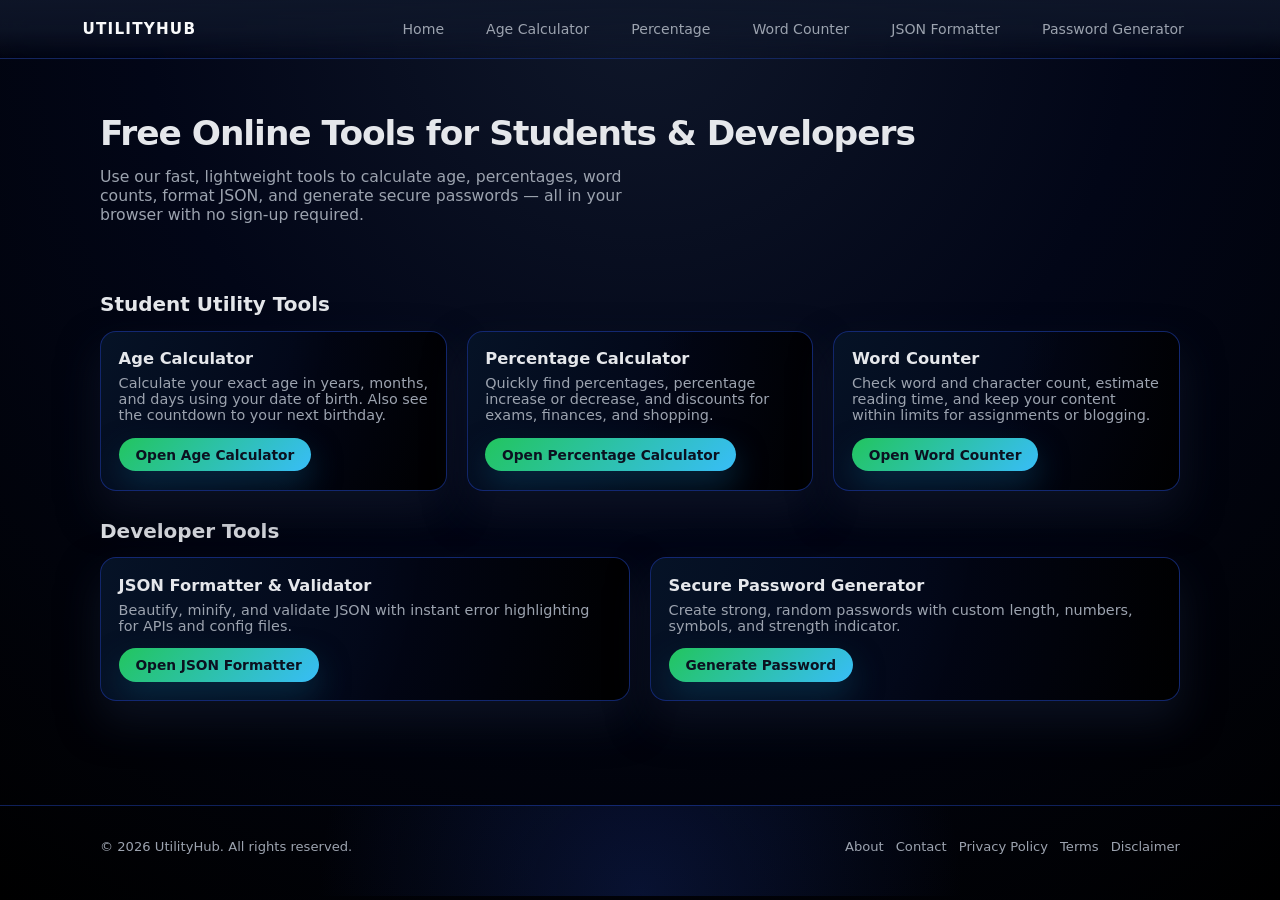
<file: index.html>
<!DOCTYPE html>
<html lang="en">
  <head>
    <meta charset="UTF-8" />
    <meta name="viewport" content="width=device-width, initial-scale=1" />
    <title>Free Online Tools for Students & Developers</title>
    <meta
      name="description"
      content="Free online calculators and developer utilities including age calculator, percentage calculator, word counter, JSON formatter, and secure password generator."
    />
    <link rel="stylesheet" href="assets/css/style.css" />
  </head>
  <body>
    <header class="site-header">
      <div class="container header-inner">
        <a href="/" class="logo">UtilityHub</a>
        <nav class="main-nav">
          <a href="/">Home</a>
          <a href="/free-age-calculator-by-date-of-birth/">Age Calculator</a>
          <a href="/percentage-calculator-online/">Percentage</a>
          <a href="/free-word-counter-tool/">Word Counter</a>
          <a href="/json-formatter-online/">JSON Formatter</a>
          <a href="/secure-password-generator/">Password Generator</a>
        </nav>
      </div>
    </header>

    <main class="site-main">
      <section class="hero">
        <div class="container hero-inner">
          <div class="hero-text">
            <h1>Free Online Tools for Students &amp; Developers</h1>
            <p>
              Use our fast, lightweight tools to calculate age, percentages, word
              counts, format JSON, and generate secure passwords — all in your
              browser with no sign-up required.
            </p>
          </div>
        </div>
      </section>

      <section class="tools-grid-section">
        <div class="container">
          <h2>Student Utility Tools</h2>
          <div class="card-grid">
            <article class="tool-card">
              <h3>Age Calculator</h3>
              <p>
                Calculate your exact age in years, months, and days using your
                date of birth. Also see the countdown to your next birthday.
              </p>
              <a
                href="/free-age-calculator-by-date-of-birth/"
                class="btn-primary"
                >Open Age Calculator</a
              >
            </article>

            <article class="tool-card">
              <h3>Percentage Calculator</h3>
              <p>
                Quickly find percentages, percentage increase or decrease, and
                discounts for exams, finances, and shopping.
              </p>
              <a href="/percentage-calculator-online/" class="btn-primary"
                >Open Percentage Calculator</a
              >
            </article>

            <article class="tool-card">
              <h3>Word Counter</h3>
              <p>
                Check word and character count, estimate reading time, and keep
                your content within limits for assignments or blogging.
              </p>
              <a href="/free-word-counter-tool/" class="btn-primary"
                >Open Word Counter</a
              >
            </article>
          </div>

          <h2>Developer Tools</h2>
          <div class="card-grid">
            <article class="tool-card">
              <h3>JSON Formatter &amp; Validator</h3>
              <p>
                Beautify, minify, and validate JSON with instant error
                highlighting for APIs and config files.
              </p>
              <a href="/json-formatter-online/" class="btn-primary"
                >Open JSON Formatter</a
              >
            </article>

            <article class="tool-card">
              <h3>Secure Password Generator</h3>
              <p>
                Create strong, random passwords with custom length, numbers,
                symbols, and strength indicator.
              </p>
              <a href="/secure-password-generator/" class="btn-primary"
                >Generate Password</a
              >
            </article>
          </div>
        </div>
      </section>
    </main>

    <footer class="site-footer">
      <div class="container footer-inner">
        <p>&copy; <span id="year"></span> UtilityHub. All rights reserved.</p>
        <nav class="footer-nav">
          <a href="/about.html">About</a>
          <a href="/contact.html">Contact</a>
          <a href="/privacy-policy.html">Privacy Policy</a>
          <a href="/terms-and-conditions.html">Terms</a>
          <a href="/disclaimer.html">Disclaimer</a>
        </nav>
      </div>
    </footer>

    <script src="assets/js/main.js"></script>
  </body>
</html>
</file>
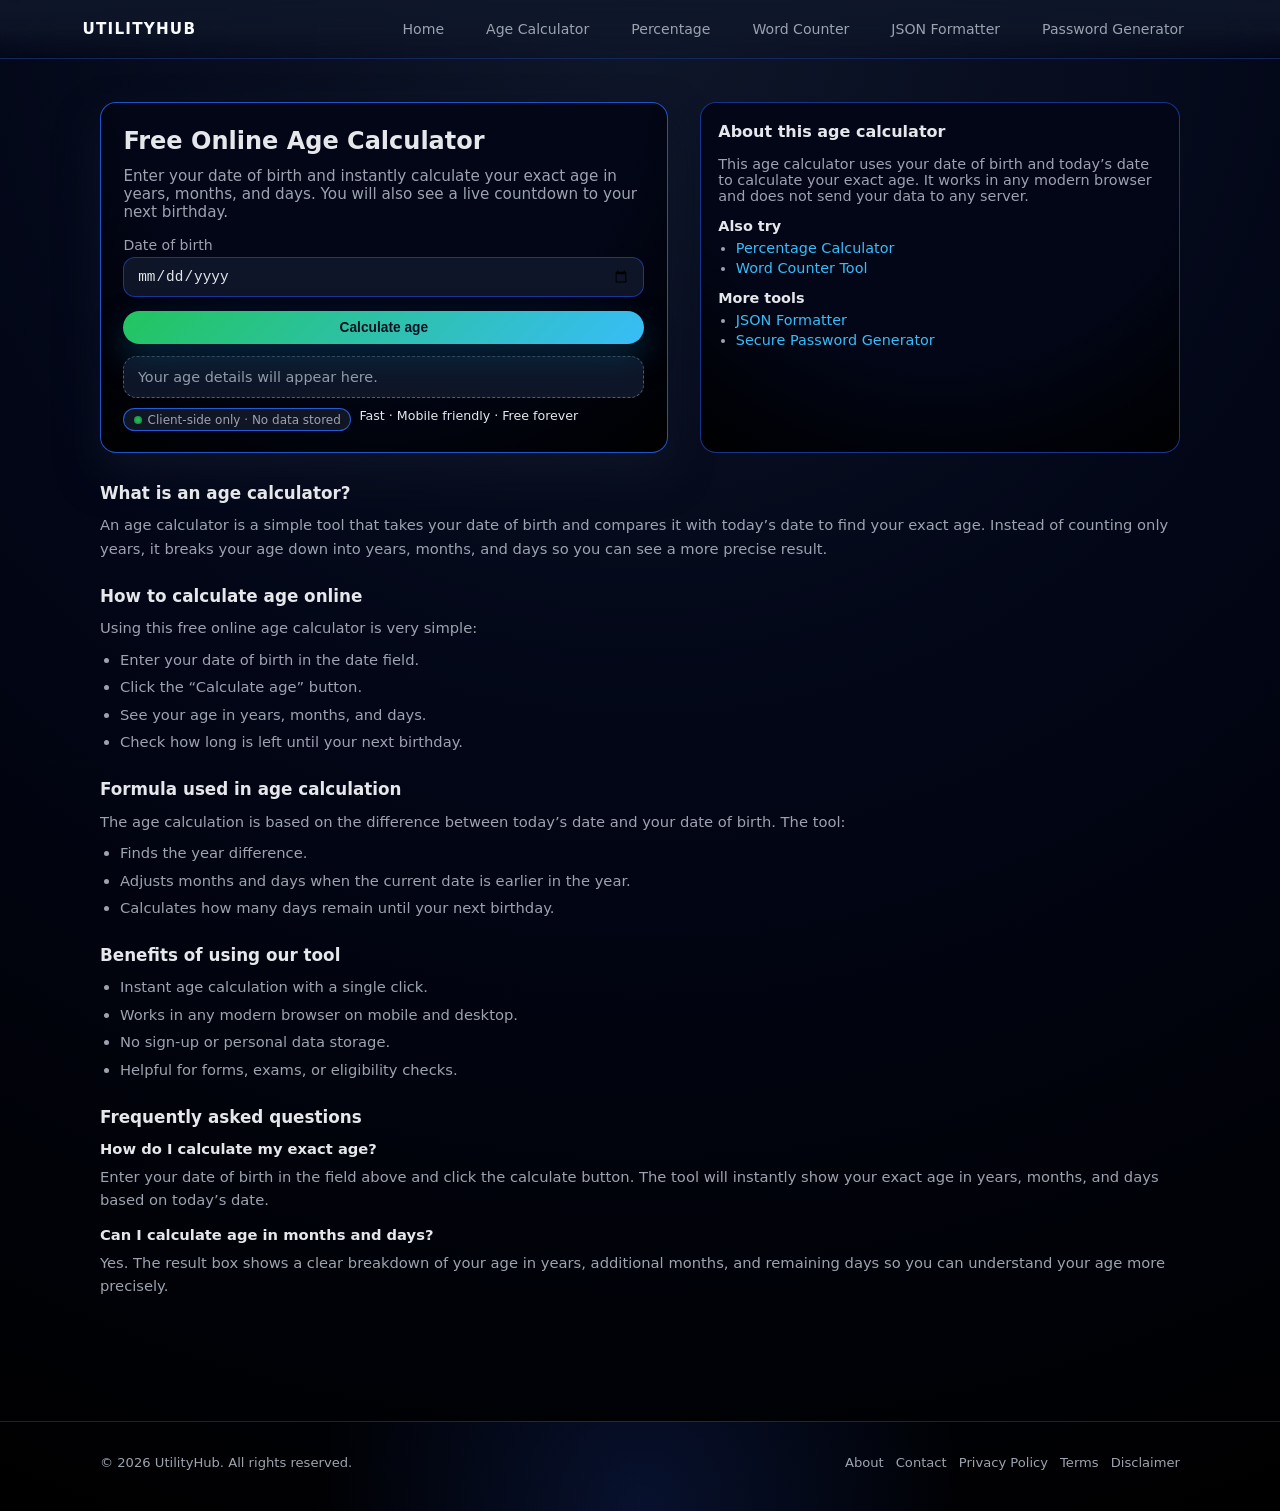
<file: free-age-calculator-by-date-of-birth/index.html>
<!DOCTYPE html>
<html lang="en">
  <head>
    <meta charset="UTF-8" />
    <meta name="viewport" content="width=device-width, initial-scale=1" />
    <title>Free Age Calculator Online – Calculate Exact Age by Date of Birth</title>
    <meta
      name="description"
      content="Use our free online age calculator to calculate your exact age in years, months, and days from your date of birth. See your next birthday countdown instantly."
    />
    <link rel="stylesheet" href="/assets/css/style.css" />
  </head>
  <body>
    <header class="site-header">
      <div class="container header-inner">
        <a href="/" class="logo">UtilityHub</a>
        <nav class="main-nav">
          <a href="/">Home</a>
          <a href="/free-age-calculator-by-date-of-birth/" aria-current="page">Age Calculator</a>
          <a href="/percentage-calculator-online/">Percentage</a>
          <a href="/free-word-counter-tool/">Word Counter</a>
          <a href="/json-formatter-online/">JSON Formatter</a>
          <a href="/secure-password-generator/">Password Generator</a>
        </nav>
      </div>
    </header>

    <main class="site-main">
      <section class="tool-page">
        <div class="container tool-layout">
          <div class="tool-box">
            <h1>Free Online Age Calculator</h1>
            <p class="tool-description">
              Enter your date of birth and instantly calculate your exact age in years, months, and
              days. You will also see a live countdown to your next birthday.
            </p>

            <form class="tool-form" id="age-form">
              <div class="field-group">
                <label for="dob">Date of birth</label>
                <input type="date" id="dob" required />
              </div>
              <button type="submit" class="btn-primary">Calculate age</button>
            </form>

            <div class="tool-result" id="age-result" aria-live="polite">
              <div class="result-muted">Your age details will appear here.</div>
            </div>

            <div class="tool-meta-row">
              <span class="badge">
                <span class="badge-dot"></span>
                Client-side only · No data stored
              </span>
              <span>Fast · Mobile friendly · Free forever</span>
            </div>
          </div>

          <aside class="tool-sidebar">
            <h2>About this age calculator</h2>
            <p>
              This age calculator uses your date of birth and today&rsquo;s date to calculate your
              exact age. It works in any modern browser and does not send your data to any server.
            </p>

            <h3>Also try</h3>
            <ul>
              <li><a href="/percentage-calculator-online/">Percentage Calculator</a></li>
              <li><a href="/free-word-counter-tool/">Word Counter Tool</a></li>
            </ul>

            <h3>More tools</h3>
            <ul>
              <li><a href="/json-formatter-online/">JSON Formatter</a></li>
              <li><a href="/secure-password-generator/">Secure Password Generator</a></li>
            </ul>
          </aside>
        </div>

        <div class="container page-content">
          <h2>What is an age calculator?</h2>
          <p>
            An age calculator is a simple tool that takes your date of birth and compares it with
            today&rsquo;s date to find your exact age. Instead of counting only years, it breaks
            your age down into years, months, and days so you can see a more precise result.
          </p>

          <h2>How to calculate age online</h2>
          <p>Using this free online age calculator is very simple:</p>
          <ul>
            <li>Enter your date of birth in the date field.</li>
            <li>Click the &ldquo;Calculate age&rdquo; button.</li>
            <li>See your age in years, months, and days.</li>
            <li>Check how long is left until your next birthday.</li>
          </ul>

          <h2>Formula used in age calculation</h2>
          <p>
            The age calculation is based on the difference between today&rsquo;s date and your date
            of birth. The tool:
          </p>
          <ul>
            <li>Finds the year difference.</li>
            <li>Adjusts months and days when the current date is earlier in the year.</li>
            <li>Calculates how many days remain until your next birthday.</li>
          </ul>

          <h2>Benefits of using our tool</h2>
          <ul>
            <li>Instant age calculation with a single click.</li>
            <li>Works in any modern browser on mobile and desktop.</li>
            <li>No sign-up or personal data storage.</li>
            <li>Helpful for forms, exams, or eligibility checks.</li>
          </ul>

          <div class="faq" itemscope itemtype="https://schema.org/FAQPage">
            <h2>Frequently asked questions</h2>

            <div class="faq-item" itemprop="mainEntity" itemscope itemtype="https://schema.org/Question">
              <div class="faq-question" itemprop="name">How do I calculate my exact age?</div>
              <div class="faq-answer" itemscope itemprop="acceptedAnswer" itemtype="https://schema.org/Answer">
                <p itemprop="text">
                  Enter your date of birth in the field above and click the calculate button. The
                  tool will instantly show your exact age in years, months, and days based on
                  today&rsquo;s date.
                </p>
              </div>
            </div>

            <div class="faq-item" itemprop="mainEntity" itemscope itemtype="https://schema.org/Question">
              <div class="faq-question" itemprop="name">Can I calculate age in months and days?</div>
              <div class="faq-answer" itemscope itemprop="acceptedAnswer" itemtype="https://schema.org/Answer">
                <p itemprop="text">
                  Yes. The result box shows a clear breakdown of your age in years, additional
                  months, and remaining days so you can understand your age more precisely.
                </p>
              </div>
            </div>
          </div>
        </div>
      </section>
    </main>

    <footer class="site-footer">
      <div class="container footer-inner">
        <p>&copy; <span id="year"></span> UtilityHub. All rights reserved.</p>
        <nav class="footer-nav">
          <a href="/about.html">About</a>
          <a href="/contact.html">Contact</a>
          <a href="/privacy-policy.html">Privacy Policy</a>
          <a href="/terms-and-conditions.html">Terms</a>
          <a href="/disclaimer.html">Disclaimer</a>
        </nav>
      </div>
    </footer>

    <script src="/assets/js/main.js"></script>
    <script>
      (function () {
        const form = document.getElementById("age-form");
        const dobInput = document.getElementById("dob");
        const resultBox = document.getElementById("age-result");

        function setMessage(html, isError) {
          resultBox.innerHTML = html;
          resultBox.classList.toggle("text-error", !!isError);
        }

        function calculateAge(dob) {
          const today = new Date();
          if (dob > today) return null;

          let years = today.getFullYear() - dob.getFullYear();
          let months = today.getMonth() - dob.getMonth();
          let days = today.getDate() - dob.getDate();

          if (days < 0) {
            const prevMonth = new Date(today.getFullYear(), today.getMonth(), 0);
            days += prevMonth.getDate();
            months -= 1;
          }

          if (months < 0) {
            months += 12;
            years -= 1;
          }

          return { years, months, days };
        }

        function getNextBirthdayCountdown(dob) {
          const today = new Date();
          let nextBirthday = new Date(today.getFullYear(), dob.getMonth(), dob.getDate());

          if (nextBirthday < today) {
            nextBirthday = new Date(today.getFullYear() + 1, dob.getMonth(), dob.getDate());
          }

          const diffMs = nextBirthday - today;
          const diffDays = Math.ceil(diffMs / (1000 * 60 * 60 * 24));
          return diffDays;
        }

        form.addEventListener("submit", function (e) {
          e.preventDefault();
          const value = dobInput.value;
          if (!value) {
            setMessage('<span class="text-error">Please select your date of birth.</span>', true);
            return;
          }

          const dob = new Date(value + "T00:00:00");
          const age = calculateAge(dob);
          if (!age || age.years < 0) {
            setMessage(
              '<span class="text-error">The date of birth cannot be in the future. Please check and try again.</span>',
              true
            );
            return;
          }

          const daysToBirthday = getNextBirthdayCountdown(dob);
          const ageHtml = `
            <div>
              <div class="result-highlight">
                You are <strong>${age.years}</strong> years,
                <strong>${age.months}</strong> months, and
                <strong>${age.days}</strong> days old.
              </div>
              <div class="result-muted" style="margin-top: 0.35rem;">
                Your next birthday is in approximately <strong>${daysToBirthday}</strong> day${
            daysToBirthday !== 1 ? "s" : ""
          }.
              </div>
            </div>
          `;

          setMessage(ageHtml, false);
        });
      })();
    </script>
  </body>
</html>
</file>
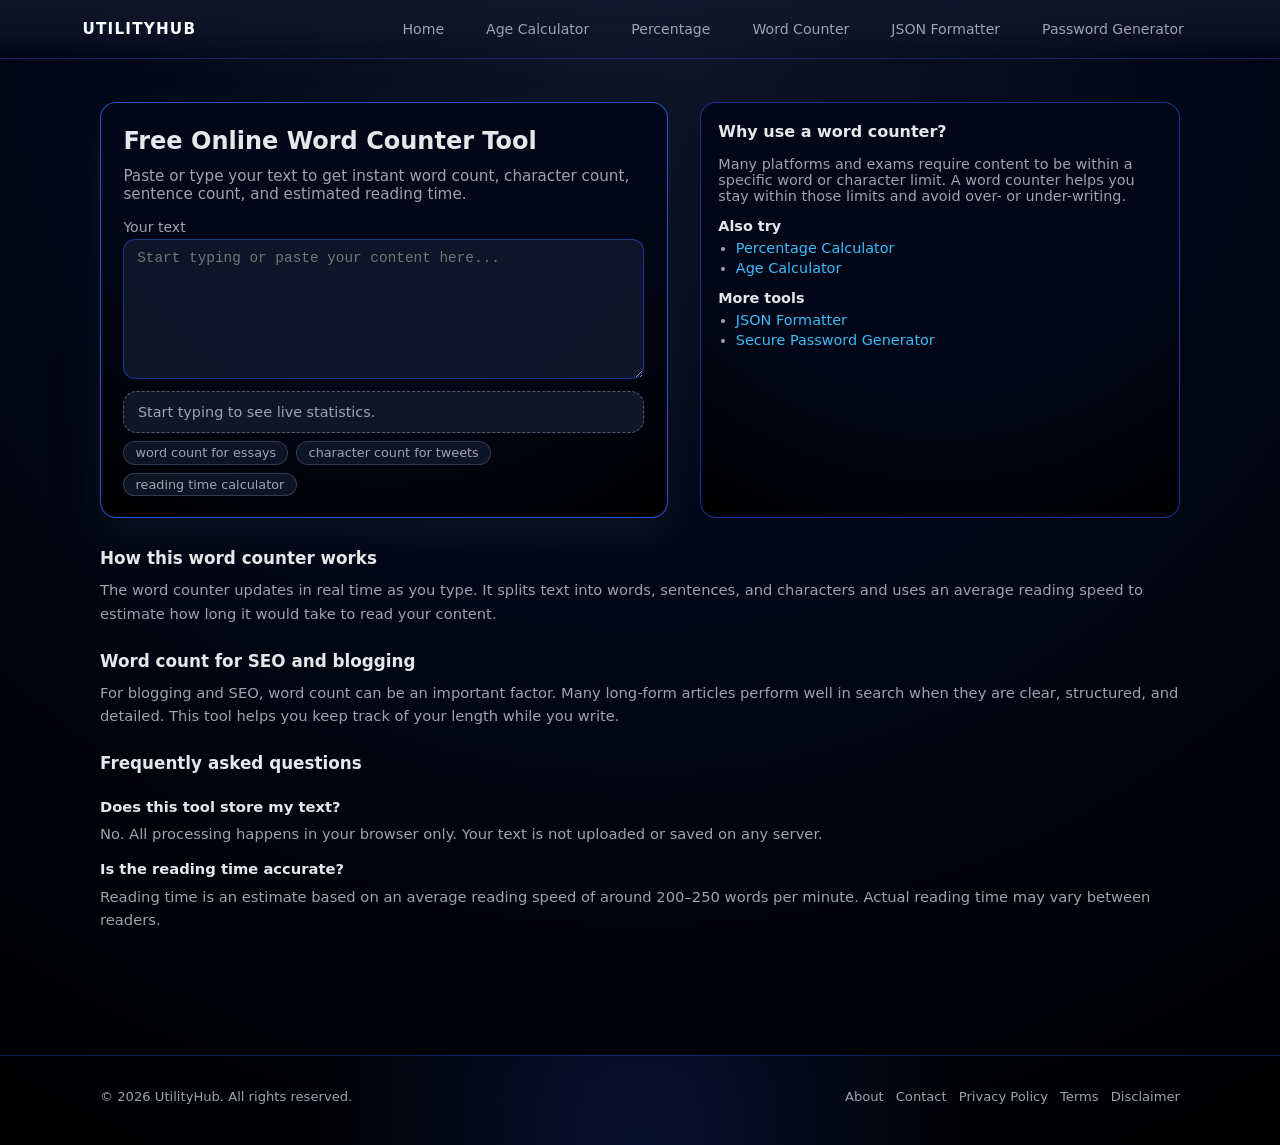
<file: free-word-counter-tool/index.html>
<!DOCTYPE html>
<html lang="en">
  <head>
    <meta charset="UTF-8" />
    <meta name="viewport" content="width=device-width, initial-scale=1" />
    <title>Free Online Word Counter Tool</title>
    <meta
      name="description"
      content="Free online word counter tool to count words, characters, sentences, and estimate reading time. Perfect for students, writers, and bloggers."
    />
    <link rel="stylesheet" href="/assets/css/style.css" />
  </head>
  <body>
    <header class="site-header">
      <div class="container header-inner">
        <a href="/" class="logo">UtilityHub</a>
        <nav class="main-nav">
          <a href="/">Home</a>
          <a href="/free-age-calculator-by-date-of-birth/">Age Calculator</a>
          <a href="/percentage-calculator-online/">Percentage</a>
          <a href="/free-word-counter-tool/" aria-current="page">Word Counter</a>
          <a href="/json-formatter-online/">JSON Formatter</a>
          <a href="/secure-password-generator/">Password Generator</a>
        </nav>
      </div>
    </header>

    <main class="site-main">
      <section class="tool-page">
        <div class="container tool-layout">
          <div class="tool-box">
            <h1>Free Online Word Counter Tool</h1>
            <p class="tool-description">
              Paste or type your text to get instant word count, character count, sentence count,
              and estimated reading time.
            </p>

            <div class="field-group">
              <label for="wc-input">Your text</label>
              <textarea
                id="wc-input"
                placeholder="Start typing or paste your content here..."
              ></textarea>
            </div>

            <div class="tool-result" id="wc-stats">
              <div class="result-muted">Start typing to see live statistics.</div>
            </div>

            <div class="chip-row">
              <span class="chip">word count for essays</span>
              <span class="chip">character count for tweets</span>
              <span class="chip">reading time calculator</span>
            </div>
          </div>

          <aside class="tool-sidebar">
            <h2>Why use a word counter?</h2>
            <p>
              Many platforms and exams require content to be within a specific word or character
              limit. A word counter helps you stay within those limits and avoid over- or
              under-writing.
            </p>

            <h3>Also try</h3>
            <ul>
              <li><a href="/percentage-calculator-online/">Percentage Calculator</a></li>
              <li><a href="/free-age-calculator-by-date-of-birth/">Age Calculator</a></li>
            </ul>

            <h3>More tools</h3>
            <ul>
              <li><a href="/json-formatter-online/">JSON Formatter</a></li>
              <li><a href="/secure-password-generator/">Secure Password Generator</a></li>
            </ul>
          </aside>
        </div>

        <div class="container page-content">
          <h2>How this word counter works</h2>
          <p>
            The word counter updates in real time as you type. It splits text into words, sentences,
            and characters and uses an average reading speed to estimate how long it would take to
            read your content.
          </p>

          <h2>Word count for SEO and blogging</h2>
          <p>
            For blogging and SEO, word count can be an important factor. Many long-form articles
            perform well in search when they are clear, structured, and detailed. This tool helps
            you keep track of your length while you write.
          </p>

          <h2>Frequently asked questions</h2>
          <div class="faq">
            <div class="faq-item">
              <div class="faq-question">Does this tool store my text?</div>
              <p>
                No. All processing happens in your browser only. Your text is not uploaded or saved
                on any server.
              </p>
            </div>
            <div class="faq-item">
              <div class="faq-question">Is the reading time accurate?</div>
              <p>
                Reading time is an estimate based on an average reading speed of around
                200&ndash;250 words per minute. Actual reading time may vary between readers.
              </p>
            </div>
          </div>
        </div>
      </section>
    </main>

    <footer class="site-footer">
      <div class="container footer-inner">
        <p>&copy; <span id="year"></span> UtilityHub. All rights reserved.</p>
        <nav class="footer-nav">
          <a href="/about.html">About</a>
          <a href="/contact.html">Contact</a>
          <a href="/privacy-policy.html">Privacy Policy</a>
          <a href="/terms-and-conditions.html">Terms</a>
          <a href="/disclaimer.html">Disclaimer</a>
        </nav>
      </div>
    </footer>

    <script src="/assets/js/main.js"></script>
    <script>
      (function () {
        const input = document.getElementById("wc-input");
        const statsBox = document.getElementById("wc-stats");

        function countText(text) {
          const trimmed = text.trim();
          const words = trimmed ? trimmed.split(/\s+/).filter(Boolean).length : 0;
          const characters = text.length;
          const sentences = trimmed ? (trimmed.match(/[^.!?]+[.!?]+/g) || []).length : 0;
          const readingMinutes = words / 220; // average words per minute
          const readingTime =
            readingMinutes < 1
              ? "< 1 minute"
              : readingMinutes.toFixed(1).replace(/\.0$/, "") + " minutes";

          return { words, characters, sentences, readingTime };
        }

        function renderStats() {
          const value = input.value;
          if (!value.trim()) {
            statsBox.innerHTML =
              '<div class="result-muted">Start typing to see live statistics.</div>';
            return;
          }

          const stats = countText(value);
          statsBox.innerHTML = `
            <div class="result-highlight">
              Words: <strong>${stats.words}</strong> ·
              Characters: <strong>${stats.characters}</strong> ·
              Sentences: <strong>${stats.sentences}</strong>
            </div>
            <div class="result-muted" style="margin-top: 0.35rem;">
              Estimated reading time: <strong>${stats.readingTime}</strong>
            </div>
          `;
        }

        input.addEventListener("input", renderStats);
      })();
    </script>
  </body>
</html>
</file>
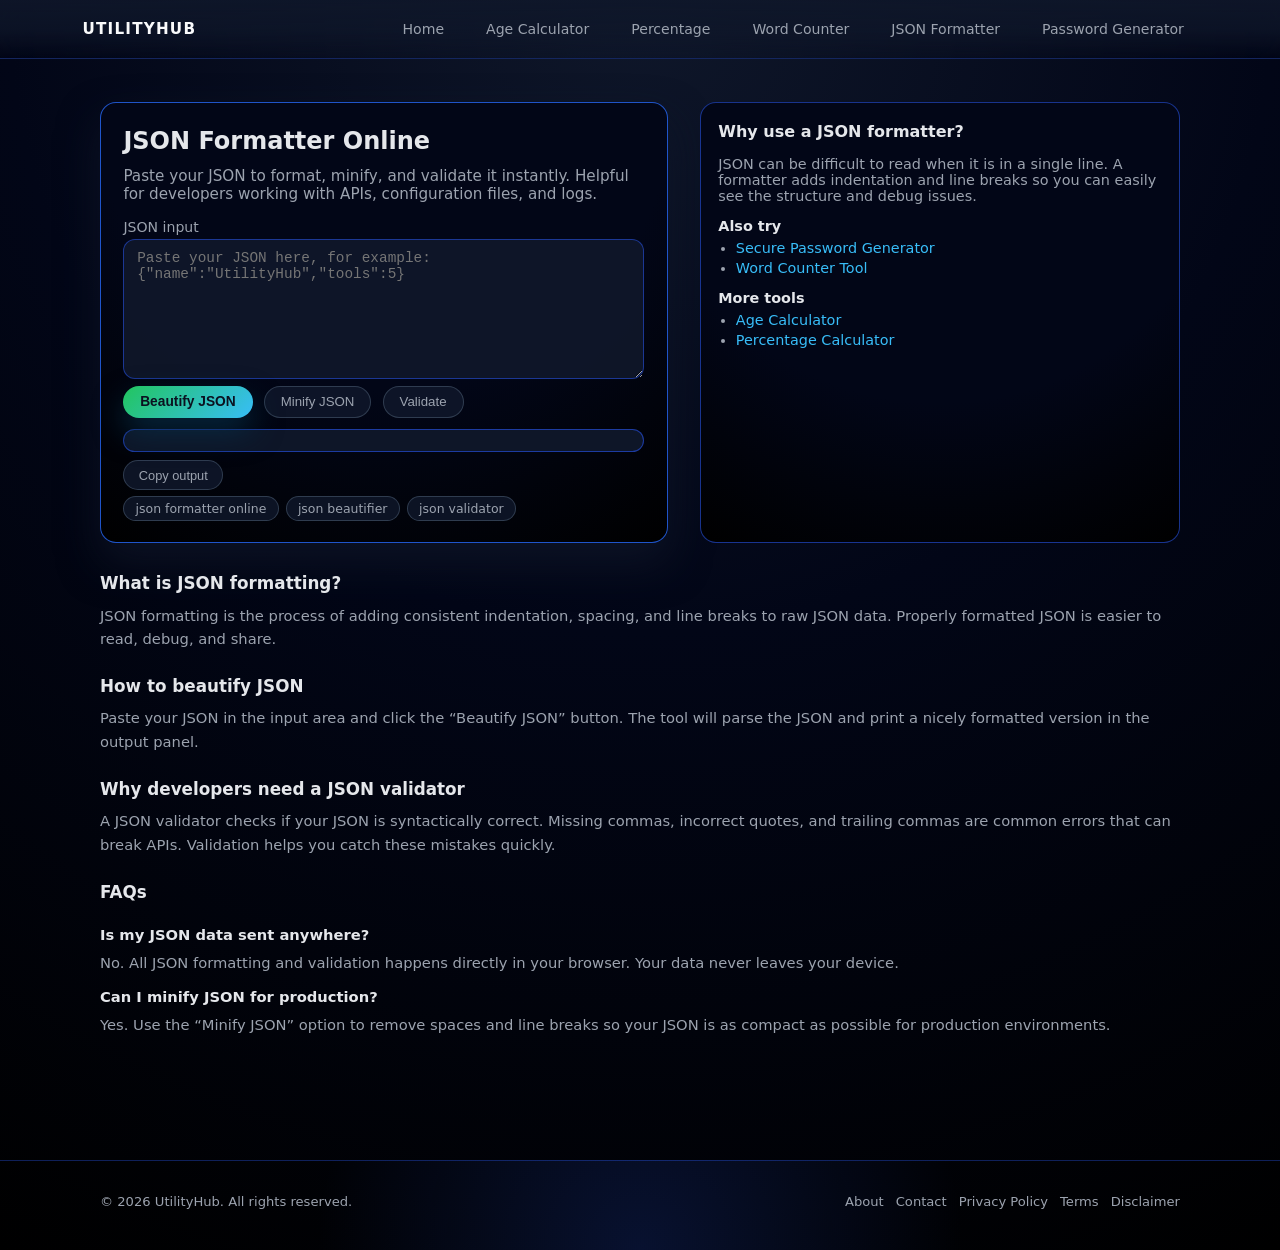
<file: json-formatter-online/index.html>
<!DOCTYPE html>
<html lang="en">
  <head>
    <meta charset="UTF-8" />
    <meta name="viewport" content="width=device-width, initial-scale=1" />
    <title>JSON Formatter &amp; Validator Online – Beautify and Minify JSON</title>
    <meta
      name="description"
      content="Free online JSON formatter and validator. Beautify, minify, and validate JSON with error highlighting and one-click copy."
    />
    <link rel="stylesheet" href="/assets/css/style.css" />
  </head>
  <body>
    <header class="site-header">
      <div class="container header-inner">
        <a href="/" class="logo">UtilityHub</a>
        <nav class="main-nav">
          <a href="/">Home</a>
          <a href="/free-age-calculator-by-date-of-birth/">Age Calculator</a>
          <a href="/percentage-calculator-online/">Percentage</a>
          <a href="/free-word-counter-tool/">Word Counter</a>
          <a href="/json-formatter-online/" aria-current="page">JSON Formatter</a>
          <a href="/secure-password-generator/">Password Generator</a>
        </nav>
      </div>
    </header>

    <main class="site-main">
      <section class="tool-page">
        <div class="container tool-layout">
          <div class="tool-box">
            <h1>JSON Formatter Online</h1>
            <p class="tool-description">
              Paste your JSON to format, minify, and validate it instantly. Helpful for developers
              working with APIs, configuration files, and logs.
            </p>

            <div class="field-group">
              <label for="json-input">JSON input</label>
              <textarea
                id="json-input"
                placeholder='Paste your JSON here, for example: {"name":"UtilityHub","tools":5}'
              ></textarea>
            </div>

            <div class="toggle-row">
              <button type="button" class="btn-primary" id="btn-beautify">Beautify JSON</button>
              <button type="button" class="btn-secondary" id="btn-minify">Minify JSON</button>
              <button type="button" class="btn-secondary" id="btn-validate">Validate</button>
            </div>

            <div class="json-output" id="json-output"></div>
            <button type="button" class="btn-secondary copy-btn" id="btn-copy">Copy output</button>

            <div class="pill-row">
              <span class="pill">json formatter online</span>
              <span class="pill">json beautifier</span>
              <span class="pill">json validator</span>
            </div>
          </div>

          <aside class="tool-sidebar">
            <h2>Why use a JSON formatter?</h2>
            <p>
              JSON can be difficult to read when it is in a single line. A formatter adds
              indentation and line breaks so you can easily see the structure and debug issues.
            </p>

            <h3>Also try</h3>
            <ul>
              <li><a href="/secure-password-generator/">Secure Password Generator</a></li>
              <li><a href="/free-word-counter-tool/">Word Counter Tool</a></li>
            </ul>

            <h3>More tools</h3>
            <ul>
              <li><a href="/free-age-calculator-by-date-of-birth/">Age Calculator</a></li>
              <li><a href="/percentage-calculator-online/">Percentage Calculator</a></li>
            </ul>
          </aside>
        </div>

        <div class="container page-content">
          <h2>What is JSON formatting?</h2>
          <p>
            JSON formatting is the process of adding consistent indentation, spacing, and line
            breaks to raw JSON data. Properly formatted JSON is easier to read, debug, and share.
          </p>

          <h2>How to beautify JSON</h2>
          <p>
            Paste your JSON in the input area and click the &ldquo;Beautify JSON&rdquo; button. The
            tool will parse the JSON and print a nicely formatted version in the output panel.
          </p>

          <h2>Why developers need a JSON validator</h2>
          <p>
            A JSON validator checks if your JSON is syntactically correct. Missing commas, incorrect
            quotes, and trailing commas are common errors that can break APIs. Validation helps you
            catch these mistakes quickly.
          </p>

          <h2>FAQs</h2>
          <div class="faq">
            <div class="faq-item">
              <div class="faq-question">Is my JSON data sent anywhere?</div>
              <p>
                No. All JSON formatting and validation happens directly in your browser. Your data
                never leaves your device.
              </p>
            </div>
            <div class="faq-item">
              <div class="faq-question">Can I minify JSON for production?</div>
              <p>
                Yes. Use the &ldquo;Minify JSON&rdquo; option to remove spaces and line breaks so
                your JSON is as compact as possible for production environments.
              </p>
            </div>
          </div>
        </div>
      </section>
    </main>

    <footer class="site-footer">
      <div class="container footer-inner">
        <p>&copy; <span id="year"></span> UtilityHub. All rights reserved.</p>
        <nav class="footer-nav">
          <a href="/about.html">About</a>
          <a href="/contact.html">Contact</a>
          <a href="/privacy-policy.html">Privacy Policy</a>
          <a href="/terms-and-conditions.html">Terms</a>
          <a href="/disclaimer.html">Disclaimer</a>
        </nav>
      </div>
    </footer>

    <script src="/assets/js/main.js"></script>
    <script>
      (function () {
        const input = document.getElementById("json-input");
        const output = document.getElementById("json-output");
        const beautifyBtn = document.getElementById("btn-beautify");
        const minifyBtn = document.getElementById("btn-minify");
        const validateBtn = document.getElementById("btn-validate");
        const copyBtn = document.getElementById("btn-copy");

        function setOutput(text, isError) {
          output.textContent = text;
          output.style.borderColor = isError ? "#f97373" : "rgba(30, 64, 175, 0.9)";
        }

        function parseJSON() {
          const value = input.value.trim();
          if (!value) {
            setOutput("Please paste JSON to format or validate.", true);
            return null;
          }
          try {
            return JSON.parse(value);
          } catch (err) {
            setOutput("Invalid JSON: " + err.message, true);
            return null;
          }
        }

        beautifyBtn.addEventListener("click", function () {
          const data = parseJSON();
          if (!data) return;
          const pretty = JSON.stringify(data, null, 2);
          setOutput(pretty, false);
        });

        minifyBtn.addEventListener("click", function () {
          const data = parseJSON();
          if (!data) return;
          const minified = JSON.stringify(data);
          setOutput(minified, false);
        });

        validateBtn.addEventListener("click", function () {
          const data = parseJSON();
          if (!data) return;
          setOutput("JSON is valid.", false);
        });

        copyBtn.addEventListener("click", function () {
          const text = output.textContent;
          if (!text) return;
          navigator.clipboard
            .writeText(text)
            .then(function () {
              copyBtn.textContent = "Copied!";
              setTimeout(function () {
                copyBtn.textContent = "Copy output";
              }, 1200);
            })
            .catch(function () {});
        });
      })();
    </script>
  </body>
</html>
</file>
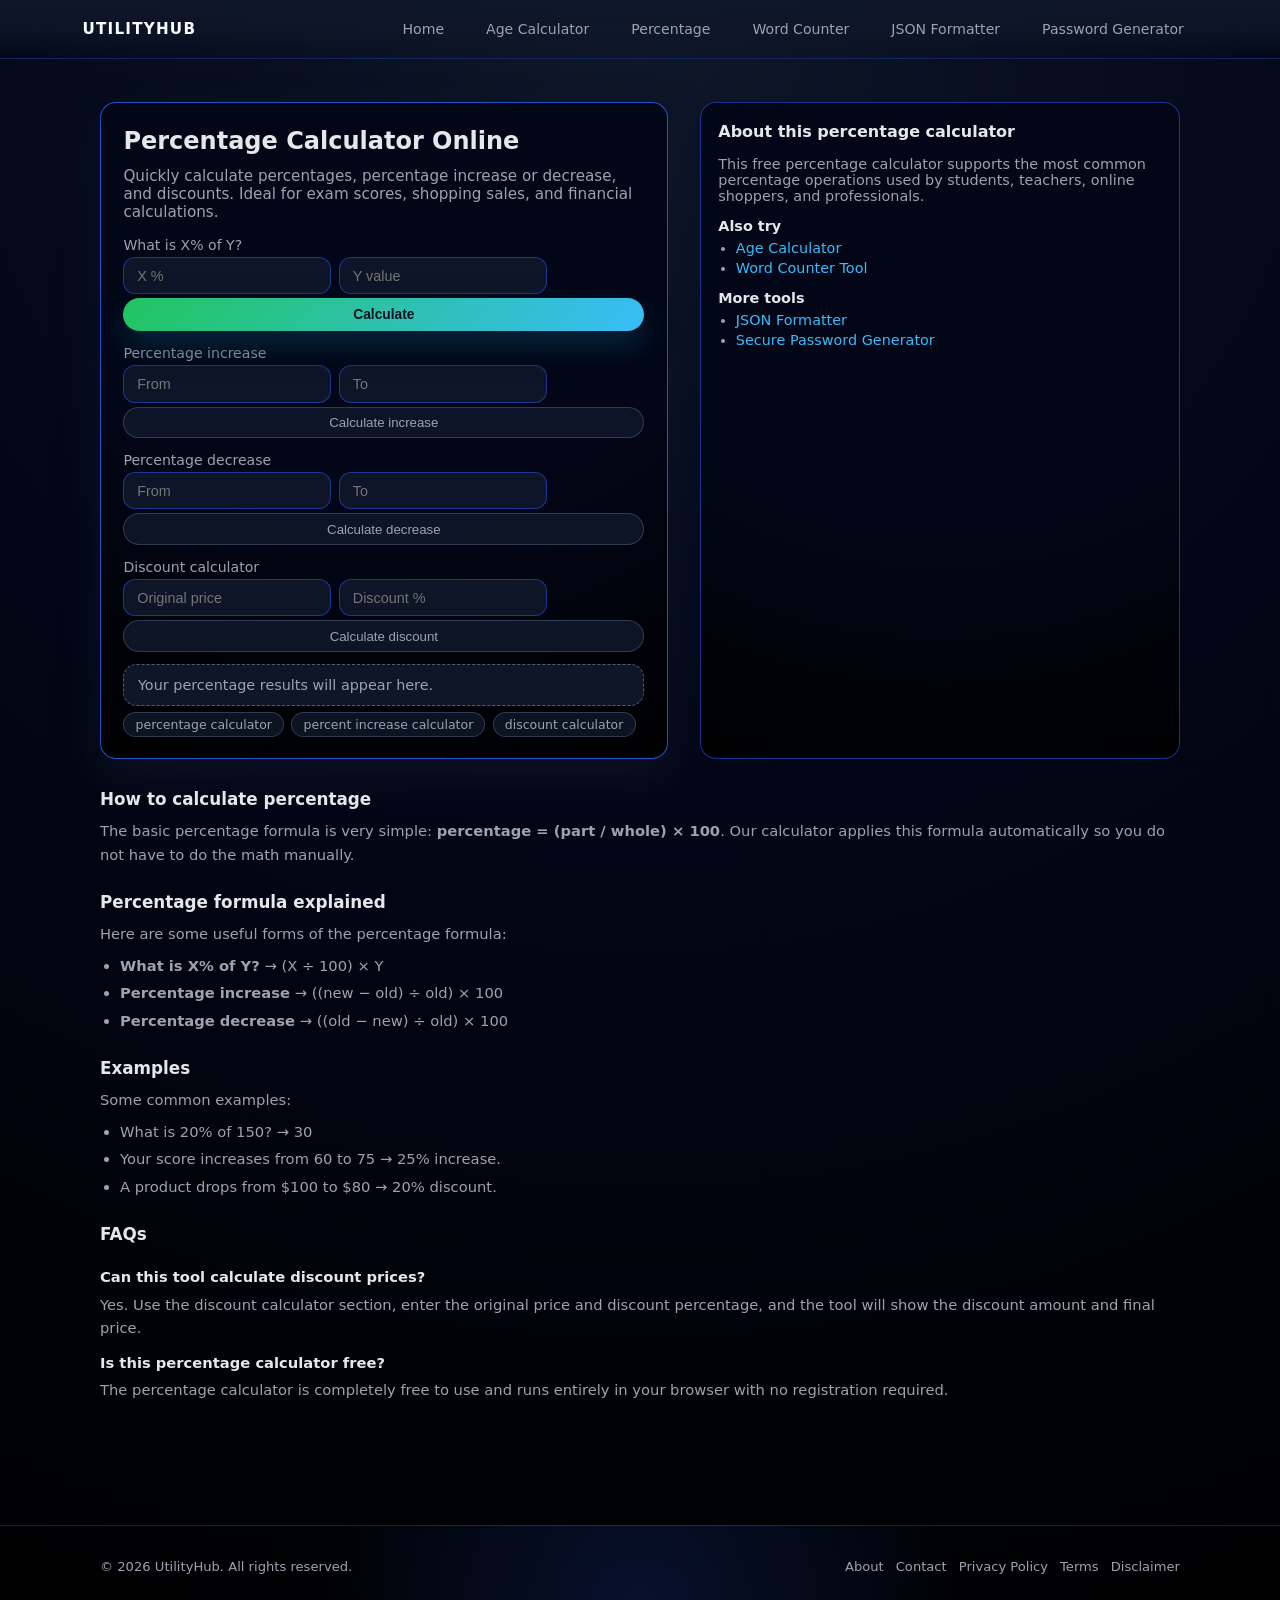
<file: percentage-calculator-online/index.html>
<!DOCTYPE html>
<html lang="en">
  <head>
    <meta charset="UTF-8" />
    <meta name="viewport" content="width=device-width, initial-scale=1" />
    <title>Free Percentage Calculator – Calculate Percentages Instantly</title>
    <meta
      name="description"
      content="Use our free percentage calculator to find percentages, percentage increase, percentage decrease, and discounts instantly. Perfect for students, shopping, and finance."
    />
    <link rel="stylesheet" href="/assets/css/style.css" />
  </head>
  <body>
    <header class="site-header">
      <div class="container header-inner">
        <a href="/" class="logo">UtilityHub</a>
        <nav class="main-nav">
          <a href="/">Home</a>
          <a href="/free-age-calculator-by-date-of-birth/">Age Calculator</a>
          <a href="/percentage-calculator-online/" aria-current="page">Percentage</a>
          <a href="/free-word-counter-tool/">Word Counter</a>
          <a href="/json-formatter-online/">JSON Formatter</a>
          <a href="/secure-password-generator/">Password Generator</a>
        </nav>
      </div>
    </header>

    <main class="site-main">
      <section class="tool-page">
        <div class="container tool-layout">
          <div class="tool-box">
            <h1>Percentage Calculator Online</h1>
            <p class="tool-description">
              Quickly calculate percentages, percentage increase or decrease, and discounts. Ideal
              for exam scores, shopping sales, and financial calculations.
            </p>

            <div class="tool-form" id="percentage-tool">
              <div class="field-group">
                <label for="x-of-y">What is X% of Y?</label>
                <div style="display: flex; gap: 0.5rem;">
                  <input type="number" id="x-percent" placeholder="X %" />
                  <input type="number" id="y-base" placeholder="Y value" />
                </div>
                <button type="button" class="btn-primary" id="btn-x-of-y">Calculate</button>
              </div>

              <div class="field-group">
                <label for="increase">Percentage increase</label>
                <div style="display: flex; gap: 0.5rem;">
                  <input type="number" id="increase-from" placeholder="From" />
                  <input type="number" id="increase-to" placeholder="To" />
                </div>
                <button type="button" class="btn-secondary" id="btn-increase">
                  Calculate increase
                </button>
              </div>

              <div class="field-group">
                <label for="decrease">Percentage decrease</label>
                <div style="display: flex; gap: 0.5rem;">
                  <input type="number" id="decrease-from" placeholder="From" />
                  <input type="number" id="decrease-to" placeholder="To" />
                </div>
                <button type="button" class="btn-secondary" id="btn-decrease">
                  Calculate decrease
                </button>
              </div>

              <div class="field-group">
                <label for="discount">Discount calculator</label>
                <div style="display: flex; gap: 0.5rem;">
                  <input type="number" id="discount-price" placeholder="Original price" />
                  <input type="number" id="discount-percent" placeholder="Discount %" />
                </div>
                <button type="button" class="btn-secondary" id="btn-discount">
                  Calculate discount
                </button>
              </div>
            </div>

            <div class="tool-result" id="percentage-result" aria-live="polite">
              <div class="result-muted">Your percentage results will appear here.</div>
            </div>

            <div class="pill-row">
              <span class="pill">percentage calculator</span>
              <span class="pill">percent increase calculator</span>
              <span class="pill">discount calculator</span>
            </div>
          </div>

          <aside class="tool-sidebar">
            <h2>About this percentage calculator</h2>
            <p>
              This free percentage calculator supports the most common percentage operations used by
              students, teachers, online shoppers, and professionals.
            </p>

            <h3>Also try</h3>
            <ul>
              <li><a href="/free-age-calculator-by-date-of-birth/">Age Calculator</a></li>
              <li><a href="/free-word-counter-tool/">Word Counter Tool</a></li>
            </ul>

            <h3>More tools</h3>
            <ul>
              <li><a href="/json-formatter-online/">JSON Formatter</a></li>
              <li><a href="/secure-password-generator/">Secure Password Generator</a></li>
            </ul>
          </aside>
        </div>

        <div class="container page-content">
          <h2>How to calculate percentage</h2>
          <p>
            The basic percentage formula is very simple:
            <strong>percentage = (part / whole) × 100</strong>. Our calculator applies this formula
            automatically so you do not have to do the math manually.
          </p>

          <h2>Percentage formula explained</h2>
          <p>Here are some useful forms of the percentage formula:</p>
          <ul>
            <li><strong>What is X% of Y?</strong> → (X ÷ 100) × Y</li>
            <li><strong>Percentage increase</strong> → ((new − old) ÷ old) × 100</li>
            <li><strong>Percentage decrease</strong> → ((old − new) ÷ old) × 100</li>
          </ul>

          <h2>Examples</h2>
          <p>Some common examples:</p>
          <ul>
            <li>What is 20% of 150? → 30</li>
            <li>Your score increases from 60 to 75 → 25% increase.</li>
            <li>A product drops from $100 to $80 → 20% discount.</li>
          </ul>

          <h2>FAQs</h2>
          <div class="faq">
            <div class="faq-item">
              <div class="faq-question">Can this tool calculate discount prices?</div>
              <p>
                Yes. Use the discount calculator section, enter the original price and discount
                percentage, and the tool will show the discount amount and final price.
              </p>
            </div>
            <div class="faq-item">
              <div class="faq-question">Is this percentage calculator free?</div>
              <p>
                The percentage calculator is completely free to use and runs entirely in your
                browser with no registration required.
              </p>
            </div>
          </div>
        </div>
      </section>
    </main>

    <footer class="site-footer">
      <div class="container footer-inner">
        <p>&copy; <span id="year"></span> UtilityHub. All rights reserved.</p>
        <nav class="footer-nav">
          <a href="/about.html">About</a>
          <a href="/contact.html">Contact</a>
          <a href="/privacy-policy.html">Privacy Policy</a>
          <a href="/terms-and-conditions.html">Terms</a>
          <a href="/disclaimer.html">Disclaimer</a>
        </nav>
      </div>
    </footer>

    <script src="/assets/js/main.js"></script>
    <script>
      (function () {
        const resultBox = document.getElementById("percentage-result");

        function setResult(html) {
          resultBox.innerHTML = html;
        }

        function formatNumber(value) {
          if (!isFinite(value)) return "0";
          return parseFloat(value.toFixed(2)).toString();
        }

        document.getElementById("btn-x-of-y").addEventListener("click", function () {
          const x = parseFloat(document.getElementById("x-percent").value);
          const y = parseFloat(document.getElementById("y-base").value);
          if (isNaN(x) || isNaN(y)) {
            setResult('<span class="text-error">Please enter both X and Y values.</span>');
            return;
          }
          const result = (x / 100) * y;
          setResult(
            `<div class="result-highlight">${x}% of ${y} is <strong>${formatNumber(
              result
            )}</strong>.</div>`
          );
        });

        document.getElementById("btn-increase").addEventListener("click", function () {
          const from = parseFloat(document.getElementById("increase-from").value);
          const to = parseFloat(document.getElementById("increase-to").value);
          if (isNaN(from) || isNaN(to) || from === 0) {
            setResult('<span class="text-error">Please enter valid values for from and to.</span>');
            return;
          }
          const diff = to - from;
          const percent = (diff / from) * 100;
          setResult(
            `<div class="result-highlight">Increase from ${from} to ${to} is <strong>${formatNumber(
              percent
            )}%</strong>.</div>`
          );
        });

        document.getElementById("btn-decrease").addEventListener("click", function () {
          const from = parseFloat(document.getElementById("decrease-from").value);
          const to = parseFloat(document.getElementById("decrease-to").value);
          if (isNaN(from) || isNaN(to) || from === 0) {
            setResult('<span class="text-error">Please enter valid values for from and to.</span>');
            return;
          }
          const diff = from - to;
          const percent = (diff / from) * 100;
          setResult(
            `<div class="result-highlight">Decrease from ${from} to ${to} is <strong>${formatNumber(
              percent
            )}%</strong>.</div>`
          );
        });

        document.getElementById("btn-discount").addEventListener("click", function () {
          const price = parseFloat(document.getElementById("discount-price").value);
          const discount = parseFloat(document.getElementById("discount-percent").value);
          if (isNaN(price) || isNaN(discount)) {
            setResult(
              '<span class="text-error">Please enter both original price and discount percentage.</span>'
            );
            return;
          }
          const discountAmount = (discount / 100) * price;
          const finalPrice = price - discountAmount;
          setResult(
            `<div class="result-highlight">A discount of ${discount}% on ${price} saves <strong>${formatNumber(
              discountAmount
            )}</strong>, final price <strong>${formatNumber(finalPrice)}</strong>.</div>`
          );
        });
      })();
    </script>
  </body>
</html>
</file>
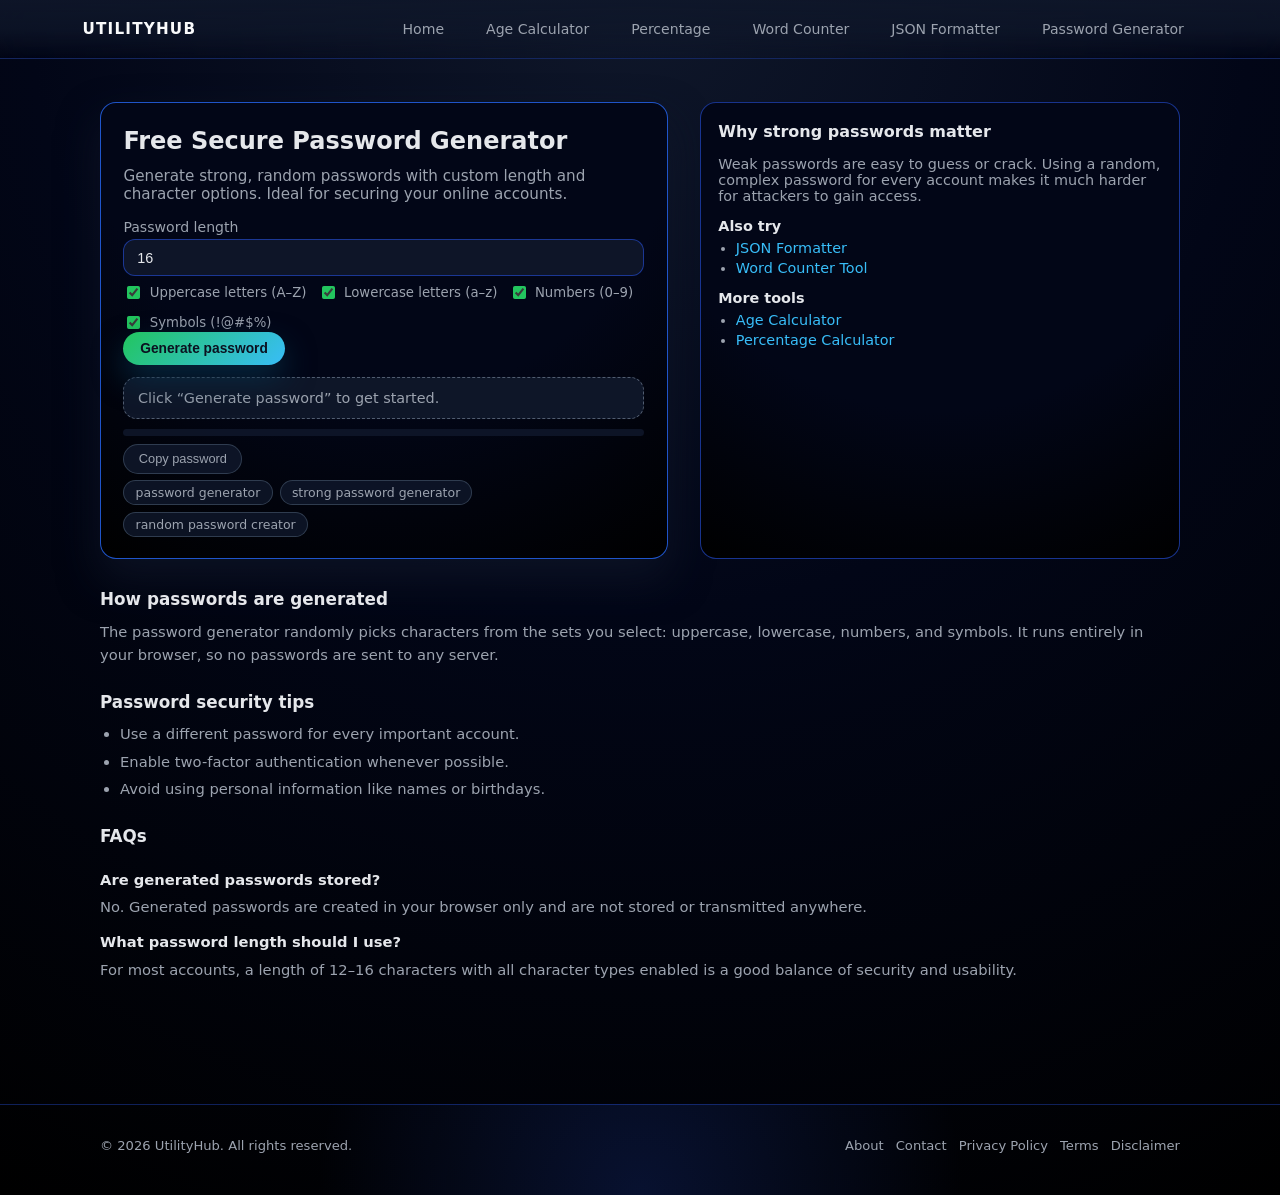
<file: secure-password-generator/index.html>
<!DOCTYPE html>
<html lang="en">
  <head>
    <meta charset="UTF-8" />
    <meta name="viewport" content="width=device-width, initial-scale=1" />
    <title>Secure Password Generator – Create Strong Random Passwords</title>
    <meta
      name="description"
      content="Free secure password generator to create strong random passwords with custom length, symbols, and numbers. Improve your online security instantly."
    />
    <link rel="stylesheet" href="/assets/css/style.css" />
  </head>
  <body>
    <header class="site-header">
      <div class="container header-inner">
        <a href="/" class="logo">UtilityHub</a>
        <nav class="main-nav">
          <a href="/">Home</a>
          <a href="/free-age-calculator-by-date-of-birth/">Age Calculator</a>
          <a href="/percentage-calculator-online/">Percentage</a>
          <a href="/free-word-counter-tool/">Word Counter</a>
          <a href="/json-formatter-online/">JSON Formatter</a>
          <a href="/secure-password-generator/" aria-current="page">Password Generator</a>
        </nav>
      </div>
    </header>

    <main class="site-main">
      <section class="tool-page">
        <div class="container tool-layout">
          <div class="tool-box">
            <h1>Free Secure Password Generator</h1>
            <p class="tool-description">
              Generate strong, random passwords with custom length and character options. Ideal for
              securing your online accounts.
            </p>

            <div class="field-group">
              <label for="pw-length">Password length</label>
              <input type="number" id="pw-length" min="6" max="64" value="16" />
            </div>

            <div class="toggle-row">
              <label class="toggle">
                <input type="checkbox" id="pw-uppercase" checked />
                Uppercase letters (A&ndash;Z)
              </label>
              <label class="toggle">
                <input type="checkbox" id="pw-lowercase" checked />
                Lowercase letters (a&ndash;z)
              </label>
              <label class="toggle">
                <input type="checkbox" id="pw-numbers" checked />
                Numbers (0&ndash;9)
              </label>
              <label class="toggle">
                <input type="checkbox" id="pw-symbols" checked />
                Symbols (!@#$%)
              </label>
            </div>

            <button type="button" class="btn-primary" id="btn-generate">Generate password</button>

            <div class="tool-result" id="pw-result">
              <div class="result-muted">Click &ldquo;Generate password&rdquo; to get started.</div>
            </div>

            <div class="strength-bar">
              <div class="strength-fill" id="pw-strength"></div>
            </div>

            <button type="button" class="btn-secondary copy-btn" id="btn-copy-pw">
              Copy password
            </button>

            <div class="pill-row">
              <span class="pill">password generator</span>
              <span class="pill">strong password generator</span>
              <span class="pill">random password creator</span>
            </div>
          </div>

          <aside class="tool-sidebar">
            <h2>Why strong passwords matter</h2>
            <p>
              Weak passwords are easy to guess or crack. Using a random, complex password for every
              account makes it much harder for attackers to gain access.
            </p>

            <h3>Also try</h3>
            <ul>
              <li><a href="/json-formatter-online/">JSON Formatter</a></li>
              <li><a href="/free-word-counter-tool/">Word Counter Tool</a></li>
            </ul>

            <h3>More tools</h3>
            <ul>
              <li><a href="/free-age-calculator-by-date-of-birth/">Age Calculator</a></li>
              <li><a href="/percentage-calculator-online/">Percentage Calculator</a></li>
            </ul>
          </aside>
        </div>

        <div class="container page-content">
          <h2>How passwords are generated</h2>
          <p>
            The password generator randomly picks characters from the sets you select: uppercase,
            lowercase, numbers, and symbols. It runs entirely in your browser, so no passwords are
            sent to any server.
          </p>

          <h2>Password security tips</h2>
          <ul>
            <li>Use a different password for every important account.</li>
            <li>Enable two-factor authentication whenever possible.</li>
            <li>Avoid using personal information like names or birthdays.</li>
          </ul>

          <h2>FAQs</h2>
          <div class="faq">
            <div class="faq-item">
              <div class="faq-question">Are generated passwords stored?</div>
              <p>
                No. Generated passwords are created in your browser only and are not stored or
                transmitted anywhere.
              </p>
            </div>
            <div class="faq-item">
              <div class="faq-question">What password length should I use?</div>
              <p>
                For most accounts, a length of 12&ndash;16 characters with all character types
                enabled is a good balance of security and usability.
              </p>
            </div>
          </div>
        </div>
      </section>
    </main>

    <footer class="site-footer">
      <div class="container footer-inner">
        <p>&copy; <span id="year"></span> UtilityHub. All rights reserved.</p>
        <nav class="footer-nav">
          <a href="/about.html">About</a>
          <a href="/contact.html">Contact</a>
          <a href="/privacy-policy.html">Privacy Policy</a>
          <a href="/terms-and-conditions.html">Terms</a>
          <a href="/disclaimer.html">Disclaimer</a>
        </nav>
      </div>
    </footer>

    <script src="/assets/js/main.js"></script>
    <script>
      (function () {
        const lengthInput = document.getElementById("pw-length");
        const upperEl = document.getElementById("pw-uppercase");
        const lowerEl = document.getElementById("pw-lowercase");
        const numEl = document.getElementById("pw-numbers");
        const symEl = document.getElementById("pw-symbols");
        const resultBox = document.getElementById("pw-result");
        const strengthFill = document.getElementById("pw-strength");
        const generateBtn = document.getElementById("btn-generate");
        const copyBtn = document.getElementById("btn-copy-pw");

        const UPPER = "ABCDEFGHIJKLMNOPQRSTUVWXYZ";
        const LOWER = "abcdefghijklmnopqrstuvwxyz";
        const NUM = "0123456789";
        const SYM = "!@#$%^&*()-_=+[]{};:,.<>?";

        function setResult(password) {
          if (!password) {
            resultBox.innerHTML =
              '<span class="text-error">Unable to generate password. Please adjust options.</span>';
            return;
          }
          resultBox.innerHTML = `<div class="result-highlight">Generated password:</div>
            <div style="margin-top:0.3rem;word-break:break-all;"><strong>${password}</strong></div>`;
        }

        function updateStrength(score) {
          const percent = Math.min(100, Math.max(0, score));
          strengthFill.style.width = percent + "%";
          if (percent < 40) {
            strengthFill.style.background = "linear-gradient(90deg,#f97316,#ef4444)";
          } else if (percent < 70) {
            strengthFill.style.background = "linear-gradient(90deg,#eab308,#22c55e)";
          } else {
            strengthFill.style.background = "linear-gradient(90deg,#22c55e,#38bdf8)";
          }
        }

        function estimateStrength(password) {
          let score = 0;
          if (!password) return 0;
          const length = password.length;
          score += Math.min(60, length * 4);
          if (/[a-z]/.test(password)) score += 10;
          if (/[A-Z]/.test(password)) score += 10;
          if (/\d/.test(password)) score += 10;
          if (/[^A-Za-z0-9]/.test(password)) score += 10;
          return Math.min(100, score);
        }

        function generatePassword() {
          let length = parseInt(lengthInput.value, 10);
          if (isNaN(length) || length < 6) length = 6;
          if (length > 64) length = 64;
          lengthInput.value = length;

          let charset = "";
          if (upperEl.checked) charset += UPPER;
          if (lowerEl.checked) charset += LOWER;
          if (numEl.checked) charset += NUM;
          if (symEl.checked) charset += SYM;

          if (!charset) {
            setResult("");
            updateStrength(0);
            return;
          }

          let password = "";
          for (let i = 0; i < length; i++) {
            const idx = Math.floor(Math.random() * charset.length);
            password += charset[idx];
          }

          const strength = estimateStrength(password);
          setResult(password);
          updateStrength(strength);
          return password;
        }

        generateBtn.addEventListener("click", generatePassword);

        copyBtn.addEventListener("click", function () {
          const textNode = resultBox.querySelector("strong");
          if (!textNode) return;
          const password = textNode.textContent;
          navigator.clipboard
            .writeText(password)
            .then(function () {
              copyBtn.textContent = "Copied!";
              setTimeout(function () {
                copyBtn.textContent = "Copy password";
              }, 1200);
            })
            .catch(function () {});
        });
      })();
    </script>
  </body>
</html>
</file>
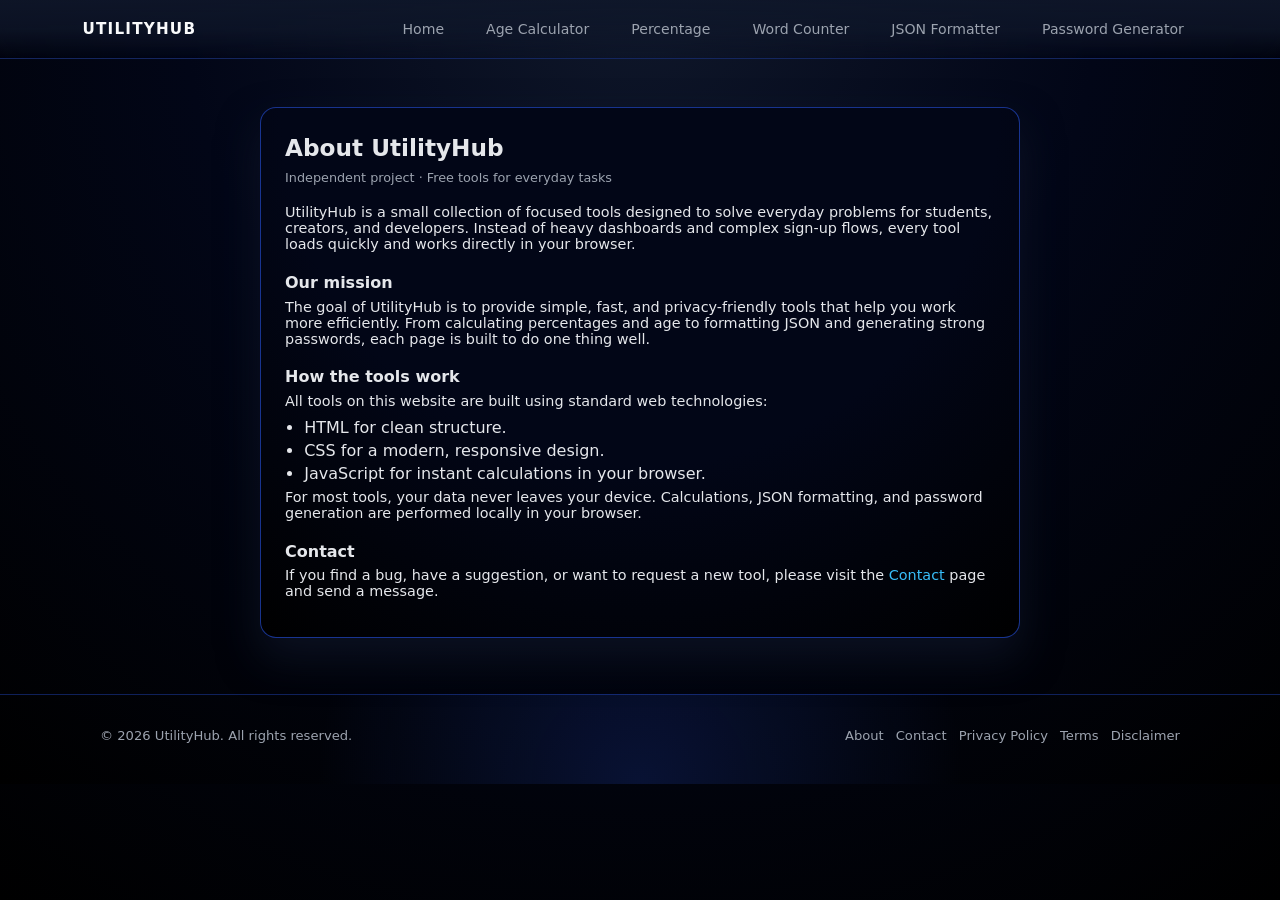
<file: about.html>
<!DOCTYPE html>
<html lang="en">
  <head>
    <meta charset="UTF-8" />
    <meta name="viewport" content="width=device-width, initial-scale=1" />
    <title>About UtilityHub – Free Online Tools for Students &amp; Developers</title>
    <meta
      name="description"
      content="Learn more about UtilityHub, a collection of free online tools for students and developers including calculators, word counters, and JSON utilities."
    />
    <link rel="stylesheet" href="/assets/css/style.css" />
  </head>
  <body>
    <header class="site-header">
      <div class="container header-inner">
        <a href="/" class="logo">UtilityHub</a>
        <nav class="main-nav">
          <a href="/">Home</a>
          <a href="/free-age-calculator-by-date-of-birth/">Age Calculator</a>
          <a href="/percentage-calculator-online/">Percentage</a>
          <a href="/free-word-counter-tool/">Word Counter</a>
          <a href="/json-formatter-online/">JSON Formatter</a>
          <a href="/secure-password-generator/">Password Generator</a>
        </nav>
      </div>
    </header>

    <main class="site-main legal-page">
      <div class="container">
        <article class="legal-card">
          <h1>About UtilityHub</h1>
          <div class="legal-meta">Independent project · Free tools for everyday tasks</div>

          <div class="legal-body">
            <p>
              UtilityHub is a small collection of focused tools designed to solve everyday problems
              for students, creators, and developers. Instead of heavy dashboards and complex
              sign-up flows, every tool loads quickly and works directly in your browser.
            </p>

            <h2>Our mission</h2>
            <p>
              The goal of UtilityHub is to provide simple, fast, and privacy-friendly tools that
              help you work more efficiently. From calculating percentages and age to formatting
              JSON and generating strong passwords, each page is built to do one thing well.
            </p>

            <h2>How the tools work</h2>
            <p>All tools on this website are built using standard web technologies:</p>
            <ul>
              <li>HTML for clean structure.</li>
              <li>CSS for a modern, responsive design.</li>
              <li>JavaScript for instant calculations in your browser.</li>
            </ul>
            <p>
              For most tools, your data never leaves your device. Calculations, JSON formatting, and
              password generation are performed locally in your browser.
            </p>

            <h2>Contact</h2>
            <p>
              If you find a bug, have a suggestion, or want to request a new tool, please visit the
              <a href="/contact.html">Contact</a> page and send a message.
            </p>
          </div>
        </article>
      </div>
    </main>

    <footer class="site-footer">
      <div class="container footer-inner">
        <p>&copy; <span id="year"></span> UtilityHub. All rights reserved.</p>
        <nav class="footer-nav">
          <a href="/about.html">About</a>
          <a href="/contact.html">Contact</a>
          <a href="/privacy-policy.html">Privacy Policy</a>
          <a href="/terms-and-conditions.html">Terms</a>
          <a href="/disclaimer.html">Disclaimer</a>
        </nav>
      </div>
    </footer>

    <script src="/assets/js/main.js"></script>
  </body>
</html>
</file>
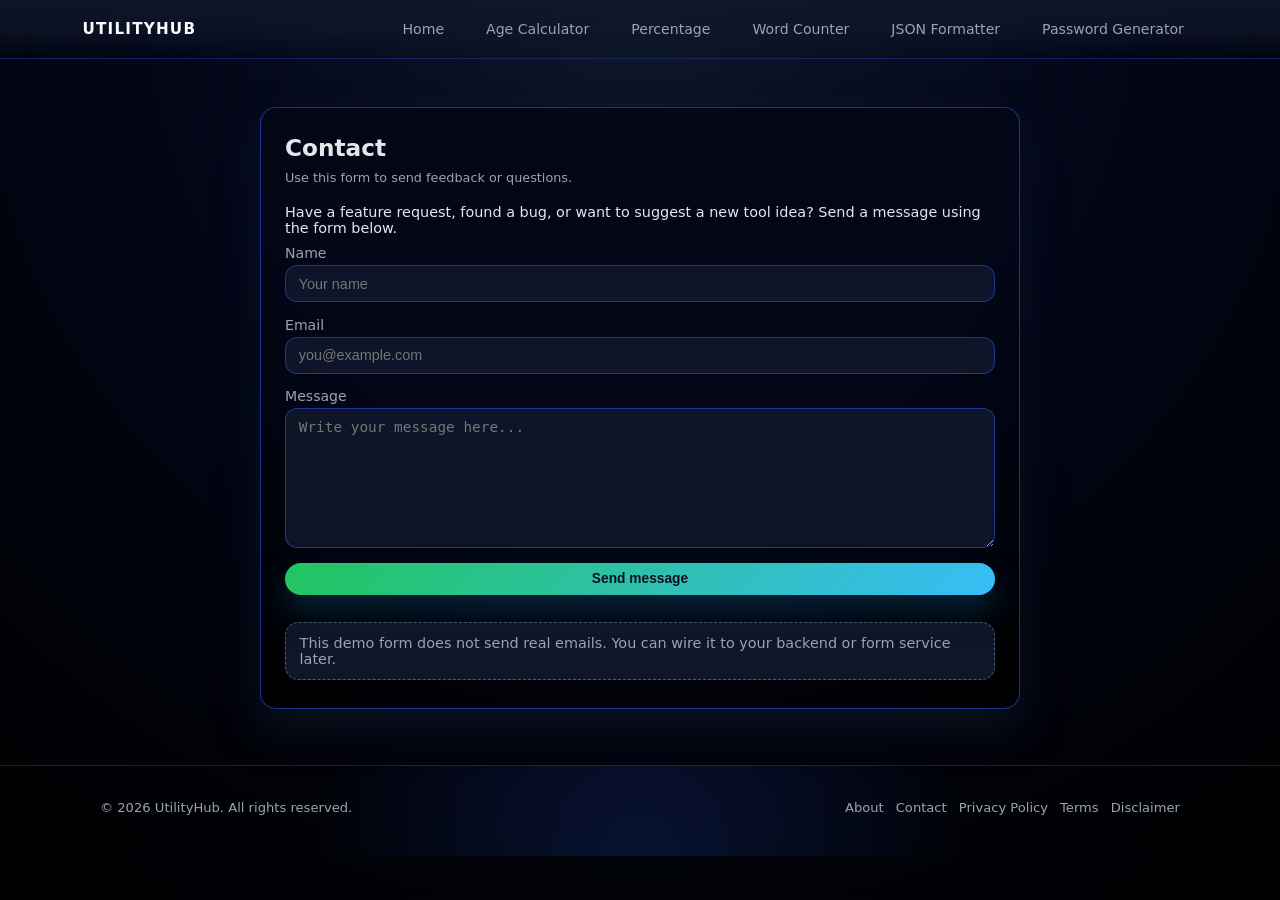
<file: contact.html>
<!DOCTYPE html>
<html lang="en">
  <head>
    <meta charset="UTF-8" />
    <meta name="viewport" content="width=device-width, initial-scale=1" />
    <title>Contact – UtilityHub</title>
    <meta
      name="description"
      content="Contact the creator of UtilityHub to report bugs, share feedback, or request new tools."
    />
    <link rel="stylesheet" href="/assets/css/style.css" />
  </head>
  <body>
    <header class="site-header">
      <div class="container header-inner">
        <a href="/" class="logo">UtilityHub</a>
        <nav class="main-nav">
          <a href="/">Home</a>
          <a href="/free-age-calculator-by-date-of-birth/">Age Calculator</a>
          <a href="/percentage-calculator-online/">Percentage</a>
          <a href="/free-word-counter-tool/">Word Counter</a>
          <a href="/json-formatter-online/">JSON Formatter</a>
          <a href="/secure-password-generator/">Password Generator</a>
        </nav>
      </div>
    </header>

    <main class="site-main legal-page">
      <div class="container">
        <article class="legal-card">
          <h1>Contact</h1>
          <div class="legal-meta">Use this form to send feedback or questions.</div>

          <div class="legal-body">
            <p>
              Have a feature request, found a bug, or want to suggest a new tool idea? Send a
              message using the form below.
            </p>

            <form class="tool-form" id="contact-form">
              <div class="field-group">
                <label for="name">Name</label>
                <input type="text" id="name" placeholder="Your name" required />
              </div>
              <div class="field-group">
                <label for="email">Email</label>
                <input type="text" id="email" placeholder="you@example.com" required />
              </div>
              <div class="field-group">
                <label for="message">Message</label>
                <textarea id="message" placeholder="Write your message here..." required></textarea>
              </div>
              <button type="submit" class="btn-primary">Send message</button>
              <div class="tool-result" id="contact-result">
                <div class="result-muted">
                  This demo form does not send real emails. You can wire it to your backend or form
                  service later.
                </div>
              </div>
            </form>
          </div>
        </article>
      </div>
    </main>

    <footer class="site-footer">
      <div class="container footer-inner">
        <p>&copy; <span id="year"></span> UtilityHub. All rights reserved.</p>
        <nav class="footer-nav">
          <a href="/about.html">About</a>
          <a href="/contact.html">Contact</a>
          <a href="/privacy-policy.html">Privacy Policy</a>
          <a href="/terms-and-conditions.html">Terms</a>
          <a href="/disclaimer.html">Disclaimer</a>
        </nav>
      </div>
    </footer>

    <script src="/assets/js/main.js"></script>
    <script>
      (function () {
        const form = document.getElementById("contact-form");
        const result = document.getElementById("contact-result");
        form.addEventListener("submit", function (e) {
          e.preventDefault();
          result.innerHTML =
            '<span class="text-success">Thank you! Your message is recorded locally. Connect this form to a backend or form service to receive real emails.</span>';
        });
      })();
    </script>
  </body>
</html>
</file>
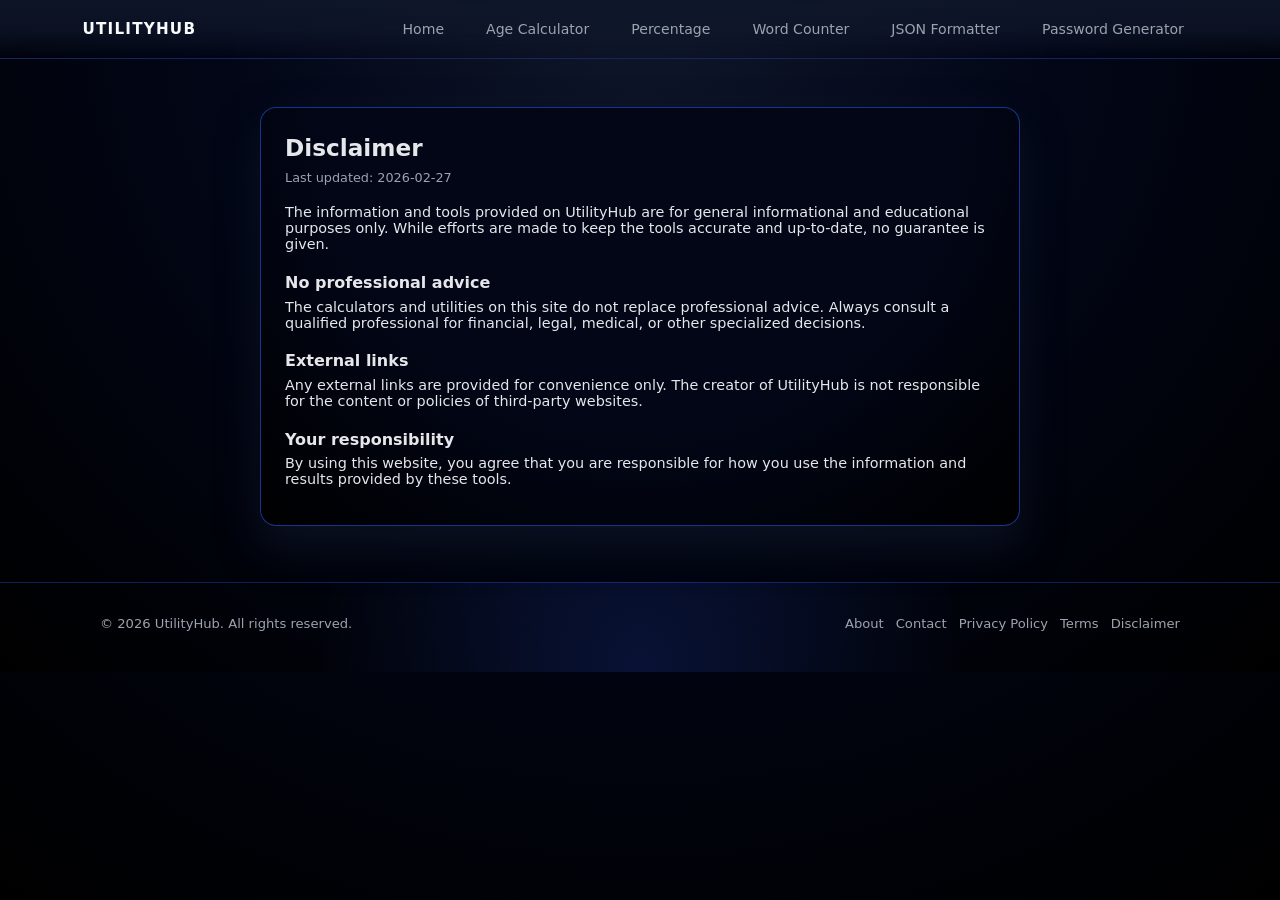
<file: disclaimer.html>
<!DOCTYPE html>
<html lang="en">
  <head>
    <meta charset="UTF-8" />
    <meta name="viewport" content="width=device-width, initial-scale=1" />
    <title>Disclaimer – UtilityHub</title>
    <meta
      name="description"
      content="Disclaimer for the information and tools provided on UtilityHub."
    />
    <link rel="stylesheet" href="/assets/css/style.css" />
  </head>
  <body>
    <header class="site-header">
      <div class="container header-inner">
        <a href="/" class="logo">UtilityHub</a>
        <nav class="main-nav">
          <a href="/">Home</a>
          <a href="/free-age-calculator-by-date-of-birth/">Age Calculator</a>
          <a href="/percentage-calculator-online/">Percentage</a>
          <a href="/free-word-counter-tool/">Word Counter</a>
          <a href="/json-formatter-online/">JSON Formatter</a>
          <a href="/secure-password-generator/">Password Generator</a>
        </nav>
      </div>
    </header>

    <main class="site-main legal-page">
      <div class="container">
        <article class="legal-card">
          <h1>Disclaimer</h1>
          <div class="legal-meta">Last updated: 2026-02-27</div>

          <div class="legal-body">
            <p>
              The information and tools provided on UtilityHub are for general informational and
              educational purposes only. While efforts are made to keep the tools accurate and
              up‑to‑date, no guarantee is given.
            </p>

            <h2>No professional advice</h2>
            <p>
              The calculators and utilities on this site do not replace professional advice. Always
              consult a qualified professional for financial, legal, medical, or other specialized
              decisions.
            </p>

            <h2>External links</h2>
            <p>
              Any external links are provided for convenience only. The creator of UtilityHub is not
              responsible for the content or policies of third‑party websites.
            </p>

            <h2>Your responsibility</h2>
            <p>
              By using this website, you agree that you are responsible for how you use the
              information and results provided by these tools.
            </p>
          </div>
        </article>
      </div>
    </main>

    <footer class="site-footer">
      <div class="container footer-inner">
        <p>&copy; <span id="year"></span> UtilityHub. All rights reserved.</p>
        <nav class="footer-nav">
          <a href="/about.html">About</a>
          <a href="/contact.html">Contact</a>
          <a href="/privacy-policy.html">Privacy Policy</a>
          <a href="/terms-and-conditions.html">Terms</a>
          <a href="/disclaimer.html">Disclaimer</a>
        </nav>
      </div>
    </footer>

    <script src="/assets/js/main.js"></script>
  </body>
</html>
</file>
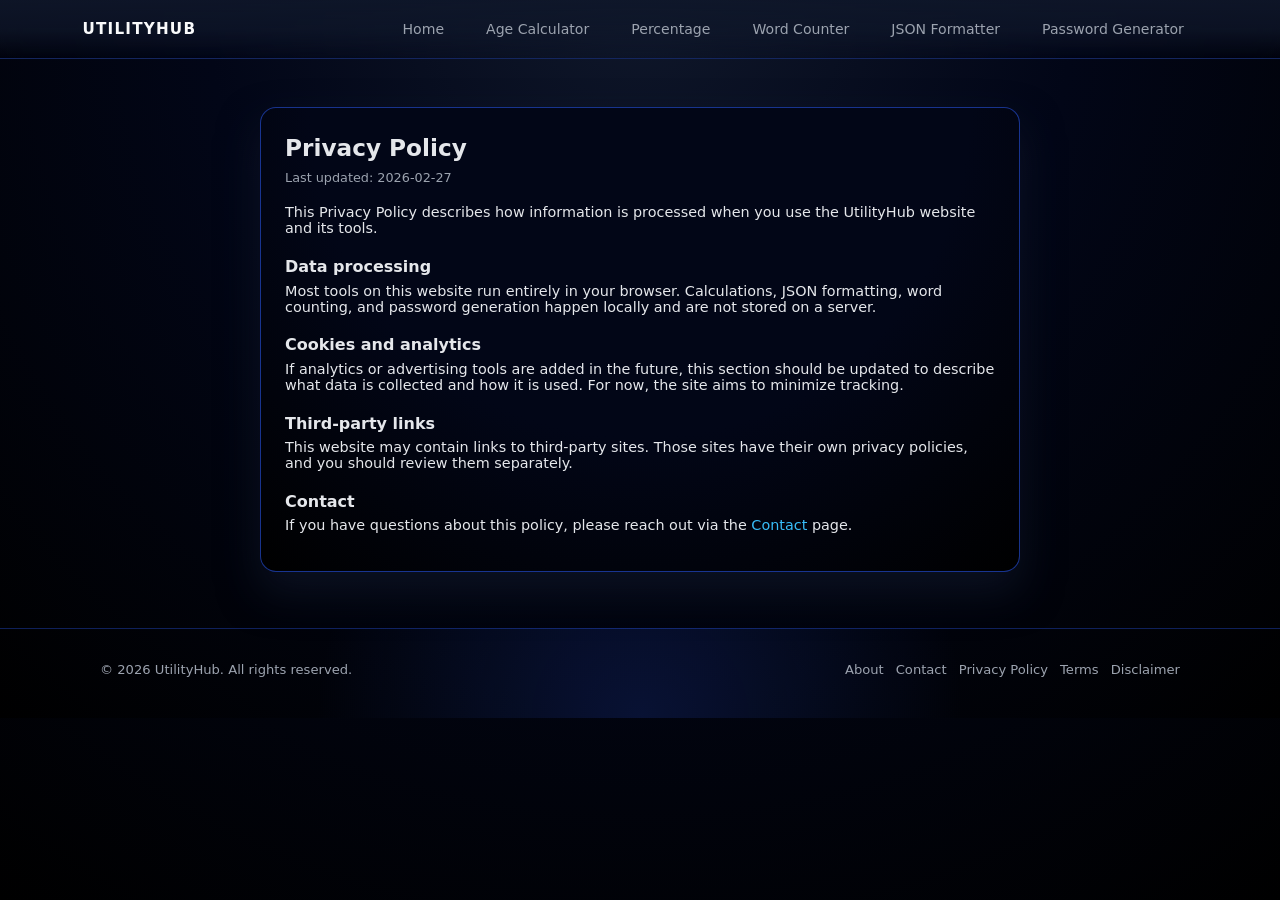
<file: privacy-policy.html>
<!DOCTYPE html>
<html lang="en">
  <head>
    <meta charset="UTF-8" />
    <meta name="viewport" content="width=device-width, initial-scale=1" />
    <title>Privacy Policy – UtilityHub</title>
    <meta
      name="description"
      content="Read the privacy policy for UtilityHub and learn how your data is handled when using these free online tools."
    />
    <link rel="stylesheet" href="/assets/css/style.css" />
  </head>
  <body>
    <header class="site-header">
      <div class="container header-inner">
        <a href="/" class="logo">UtilityHub</a>
        <nav class="main-nav">
          <a href="/">Home</a>
          <a href="/free-age-calculator-by-date-of-birth/">Age Calculator</a>
          <a href="/percentage-calculator-online/">Percentage</a>
          <a href="/free-word-counter-tool/">Word Counter</a>
          <a href="/json-formatter-online/">JSON Formatter</a>
          <a href="/secure-password-generator/">Password Generator</a>
        </nav>
      </div>
    </header>

    <main class="site-main legal-page">
      <div class="container">
        <article class="legal-card">
          <h1>Privacy Policy</h1>
          <div class="legal-meta">Last updated: <span id="privacy-date">2026-02-27</span></div>

          <div class="legal-body">
            <p>
              This Privacy Policy describes how information is processed when you use the UtilityHub
              website and its tools.
            </p>

            <h2>Data processing</h2>
            <p>
              Most tools on this website run entirely in your browser. Calculations, JSON
              formatting, word counting, and password generation happen locally and are not stored
              on a server.
            </p>

            <h2>Cookies and analytics</h2>
            <p>
              If analytics or advertising tools are added in the future, this section should be
              updated to describe what data is collected and how it is used. For now, the site aims
              to minimize tracking.
            </p>

            <h2>Third‑party links</h2>
            <p>
              This website may contain links to third‑party sites. Those sites have their own
              privacy policies, and you should review them separately.
            </p>

            <h2>Contact</h2>
            <p>
              If you have questions about this policy, please reach out via the
              <a href="/contact.html">Contact</a> page.
            </p>
          </div>
        </article>
      </div>
    </main>

    <footer class="site-footer">
      <div class="container footer-inner">
        <p>&copy; <span id="year"></span> UtilityHub. All rights reserved.</p>
        <nav class="footer-nav">
          <a href="/about.html">About</a>
          <a href="/contact.html">Contact</a>
          <a href="/privacy-policy.html">Privacy Policy</a>
          <a href="/terms-and-conditions.html">Terms</a>
          <a href="/disclaimer.html">Disclaimer</a>
        </nav>
      </div>
    </footer>

    <script src="/assets/js/main.js"></script>
  </body>
</html>
</file>
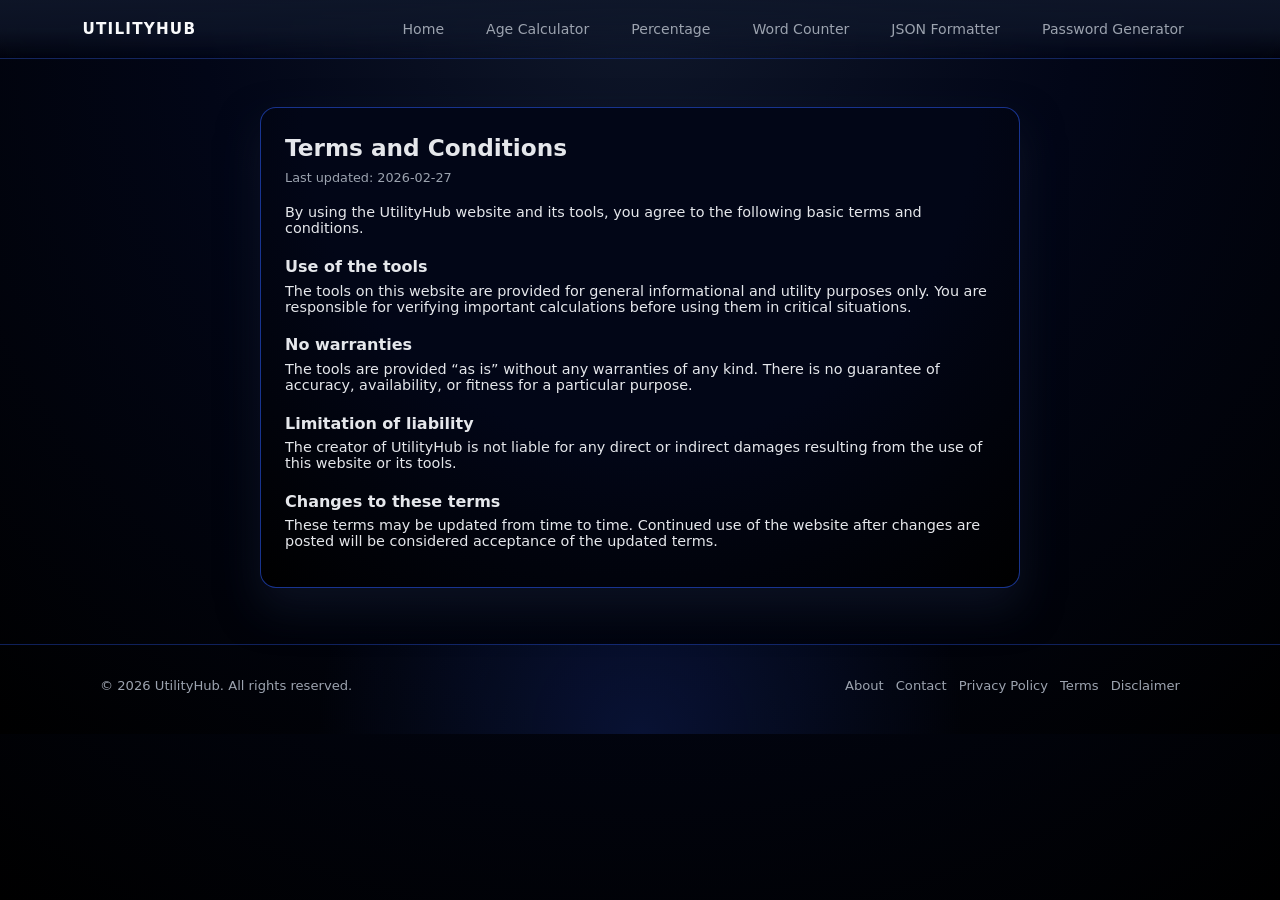
<file: terms-and-conditions.html>
<!DOCTYPE html>
<html lang="en">
  <head>
    <meta charset="UTF-8" />
    <meta name="viewport" content="width=device-width, initial-scale=1" />
    <title>Terms and Conditions – UtilityHub</title>
    <meta
      name="description"
      content="Read the terms and conditions for using the free tools on UtilityHub."
    />
    <link rel="stylesheet" href="/assets/css/style.css" />
  </head>
  <body>
    <header class="site-header">
      <div class="container header-inner">
        <a href="/" class="logo">UtilityHub</a>
        <nav class="main-nav">
          <a href="/">Home</a>
          <a href="/free-age-calculator-by-date-of-birth/">Age Calculator</a>
          <a href="/percentage-calculator-online/">Percentage</a>
          <a href="/free-word-counter-tool/">Word Counter</a>
          <a href="/json-formatter-online/">JSON Formatter</a>
          <a href="/secure-password-generator/">Password Generator</a>
        </nav>
      </div>
    </header>

    <main class="site-main legal-page">
      <div class="container">
        <article class="legal-card">
          <h1>Terms and Conditions</h1>
          <div class="legal-meta">Last updated: 2026-02-27</div>

          <div class="legal-body">
            <p>
              By using the UtilityHub website and its tools, you agree to the following basic terms
              and conditions.
            </p>

            <h2>Use of the tools</h2>
            <p>
              The tools on this website are provided for general informational and utility purposes
              only. You are responsible for verifying important calculations before using them in
              critical situations.
            </p>

            <h2>No warranties</h2>
            <p>
              The tools are provided &ldquo;as is&rdquo; without any warranties of any kind. There
              is no guarantee of accuracy, availability, or fitness for a particular purpose.
            </p>

            <h2>Limitation of liability</h2>
            <p>
              The creator of UtilityHub is not liable for any direct or indirect damages resulting
              from the use of this website or its tools.
            </p>

            <h2>Changes to these terms</h2>
            <p>
              These terms may be updated from time to time. Continued use of the website after
              changes are posted will be considered acceptance of the updated terms.
            </p>
          </div>
        </article>
      </div>
    </main>

    <footer class="site-footer">
      <div class="container footer-inner">
        <p>&copy; <span id="year"></span> UtilityHub. All rights reserved.</p>
        <nav class="footer-nav">
          <a href="/about.html">About</a>
          <a href="/contact.html">Contact</a>
          <a href="/privacy-policy.html">Privacy Policy</a>
          <a href="/terms-and-conditions.html">Terms</a>
          <a href="/disclaimer.html">Disclaimer</a>
        </nav>
      </div>
    </footer>

    <script src="/assets/js/main.js"></script>
  </body>
</html>
</file>
<file: assets/css/style.css>
:root {
  --bg: #050816;
  --bg-alt: #0b1020;
  --card-bg: #111827;
  --accent: #38bdf8;
  --accent-soft: rgba(56, 189, 248, 0.1);
  --text: #e5e7eb;
  --muted: #9ca3af;
  --border: #1f2937;
  --error: #f97373;
  --success: #22c55e;
  --shadow-soft: 0 20px 40px rgba(15, 23, 42, 0.7);
  --radius-lg: 16px;
  --radius-md: 12px;
  --radius-full: 999px;
}

*,
*::before,
*::after {
  box-sizing: border-box;
}

html,
body {
  margin: 0;
  padding: 0;
  font-family: system-ui, -apple-system, BlinkMacSystemFont, "Segoe UI", sans-serif;
  background: radial-gradient(circle at top, #0f172a 0, #020617 45%, #000 100%);
  color: var(--text);
  min-height: 100%;
}

a {
  color: var(--accent);
  text-decoration: none;
}

a:hover {
  text-decoration: underline;
}

.container {
  width: 100%;
  max-width: 1120px;
  margin: 0 auto;
  padding: 0 1.25rem;
}

.site-header {
  position: sticky;
  top: 0;
  z-index: 20;
  backdrop-filter: blur(18px);
  background: linear-gradient(
    to bottom,
    rgba(15, 23, 42, 0.9),
    rgba(15, 23, 42, 0.75),
    transparent
  );
  border-bottom: 1px solid rgba(30, 64, 175, 0.4);
}

.header-inner {
  display: flex;
  align-items: center;
  justify-content: space-between;
  padding: 0.9rem 0.15rem;
}

.logo {
  font-weight: 700;
  letter-spacing: 0.08em;
  text-transform: uppercase;
  font-size: 0.95rem;
  color: #f9fafb;
}

.main-nav {
  display: flex;
  flex-wrap: wrap;
  gap: 0.9rem;
  font-size: 0.88rem;
}

.main-nav a {
  color: var(--muted);
  padding: 0.35rem 0.8rem;
  border-radius: var(--radius-full);
  border: 1px solid transparent;
  transition: background 0.18s ease, color 0.18s ease, border-color 0.18s ease;
}

.main-nav a:hover {
  color: #e5e7eb;
  border-color: rgba(148, 163, 184, 0.5);
  background: radial-gradient(circle at top, rgba(56, 189, 248, 0.15), transparent 55%);
}

.site-main {
  padding-bottom: 4rem;
}

.hero {
  padding: 3.5rem 0 2.5rem;
}

.hero-inner {
  display: grid;
  grid-template-columns: minmax(0, 1.35fr);
  gap: 2.5rem;
}

.hero h1 {
  font-size: clamp(2.15rem, 2.6vw, 2.8rem);
  line-height: 1.1;
  margin: 0 0 0.9rem;
  letter-spacing: -0.03em;
}

.hero p {
  margin: 0;
  max-width: 34rem;
  color: var(--muted);
  font-size: 0.98rem;
}

.tools-grid-section {
  padding: 0 0 2.5rem;
}

.tools-grid-section h2 {
  font-size: 1.25rem;
  margin: 1.75rem 0 0.9rem;
}

.card-grid {
  display: grid;
  grid-template-columns: repeat(auto-fit, minmax(260px, 1fr));
  gap: 1.25rem;
}

.tool-card {
  background: radial-gradient(circle at top left, #020617, #020617 50%, #000);
  border-radius: var(--radius-lg);
  border: 1px solid rgba(30, 64, 175, 0.6);
  padding: 1.1rem 1.1rem 1.15rem;
  box-shadow: var(--shadow-soft);
  position: relative;
  overflow: hidden;
}

.tool-card::before {
  content: "";
  position: absolute;
  inset: -40%;
  background: radial-gradient(circle at top left, rgba(56, 189, 248, 0.13), transparent 55%);
  opacity: 0.9;
  pointer-events: none;
}

.tool-card h3 {
  position: relative;
  margin: 0 0 0.45rem;
  font-size: 1.02rem;
}

.tool-card p {
  position: relative;
  margin: 0 0 0.9rem;
  font-size: 0.9rem;
  color: var(--muted);
}

.btn-primary {
  position: relative;
  display: inline-flex;
  align-items: center;
  justify-content: center;
  padding: 0.55rem 1.05rem;
  border-radius: var(--radius-full);
  background: linear-gradient(135deg, #22c55e, #38bdf8);
  color: #0b1120;
  font-size: 0.86rem;
  font-weight: 600;
  border: none;
  box-shadow: 0 14px 30px rgba(8, 47, 73, 0.8);
  cursor: pointer;
  text-decoration: none;
  transition: transform 0.12s ease, box-shadow 0.12s ease, filter 0.12s ease;
}

.btn-primary:hover {
  text-decoration: none;
  transform: translateY(-1px);
  filter: brightness(1.04);
  box-shadow: 0 20px 40px rgba(8, 47, 73, 0.95);
}

.btn-secondary {
  display: inline-flex;
  align-items: center;
  justify-content: center;
  padding: 0.45rem 1rem;
  border-radius: var(--radius-full);
  background: rgba(15, 23, 42, 0.9);
  color: var(--muted);
  border: 1px solid rgba(51, 65, 85, 0.9);
  font-size: 0.83rem;
  cursor: pointer;
  transition: background 0.15s ease, color 0.15s ease, border-color 0.15s ease;
}

.btn-secondary:hover {
  color: #e5e7eb;
  background: rgba(15, 23, 42, 1);
  border-color: rgba(148, 163, 184, 0.9);
}

.site-footer {
  border-top: 1px solid rgba(30, 64, 175, 0.5);
  padding: 1.25rem 0 1.75rem;
  background: radial-gradient(circle at bottom, rgba(30, 64, 175, 0.25), transparent 50%);
}

.footer-inner {
  display: flex;
  flex-wrap: wrap;
  align-items: center;
  justify-content: space-between;
  gap: 0.8rem;
  font-size: 0.82rem;
  color: var(--muted);
}

.footer-nav {
  display: flex;
  flex-wrap: wrap;
  gap: 0.75rem;
}

.footer-nav a {
  color: var(--muted);
}

.footer-nav a:hover {
  color: #e5e7eb;
}

.tool-page {
  padding: 2.7rem 0 3.2rem;
}

.tool-layout {
  display: grid;
  grid-template-columns: minmax(0, 1.3fr) minmax(0, 1.1fr);
  gap: 2rem;
}

.tool-box {
  background: radial-gradient(circle at top, #020617, #020617 55%, #000);
  border-radius: var(--radius-lg);
  border: 1px solid rgba(37, 99, 235, 0.85);
  padding: 1.5rem 1.4rem 1.3rem;
  box-shadow: var(--shadow-soft);
}

.tool-box h1 {
  margin: 0 0 0.75rem;
  font-size: 1.5rem;
}

.tool-description {
  margin: 0 0 1rem;
  color: var(--muted);
  font-size: 0.95rem;
}

.tool-form {
  display: grid;
  gap: 0.9rem;
  margin-top: 0.35rem;
}

.field-group {
  display: flex;
  flex-direction: column;
  gap: 0.25rem;
}

.field-group label {
  font-size: 0.88rem;
  color: var(--muted);
}

input[type="text"],
input[type="number"],
input[type="date"],
textarea,
select {
  background: rgba(15, 23, 42, 0.95);
  border-radius: 0.75rem;
  border: 1px solid rgba(30, 64, 175, 0.8);
  padding: 0.6rem 0.8rem;
  font-size: 0.9rem;
  color: var(--text);
  outline: none;
  resize: vertical;
  min-height: 2.3rem;
}

textarea {
  min-height: 140px;
}

input:focus,
textarea:focus,
select:focus {
  border-color: #38bdf8;
  box-shadow: 0 0 0 1px rgba(56, 189, 248, 0.35);
}

.tool-result {
  margin-top: 0.75rem;
  padding: 0.75rem 0.85rem;
  border-radius: 0.85rem;
  background: rgba(15, 23, 42, 0.96);
  border: 1px dashed rgba(148, 163, 184, 0.5);
  font-size: 0.9rem;
}

.result-highlight {
  font-weight: 600;
  color: #f9fafb;
}

.result-muted {
  color: var(--muted);
}

.pill-row {
  display: flex;
  flex-wrap: wrap;
  gap: 0.45rem;
  margin-top: 0.4rem;
}

.pill {
  border-radius: var(--radius-full);
  padding: 0.25rem 0.7rem;
  border: 1px solid rgba(51, 65, 85, 0.9);
  background: rgba(15, 23, 42, 0.85);
  font-size: 0.78rem;
  color: var(--muted);
}

.tool-sidebar {
  border-radius: var(--radius-lg);
  border: 1px solid rgba(30, 64, 175, 0.8);
  padding: 1.2rem 1.1rem;
  background: radial-gradient(circle at top, #020617, #020617 60%, #000);
  font-size: 0.9rem;
  color: var(--muted);
}

.tool-sidebar h2 {
  font-size: 1rem;
  margin: 0 0 0.5rem;
  color: #e5e7eb;
}

.tool-sidebar h3 {
  font-size: 0.9rem;
  margin: 0.9rem 0 0.35rem;
  color: #e5e7eb;
}

.tool-sidebar ul {
  margin: 0.25rem 0 0.35rem 1.1rem;
  padding: 0;
}

.tool-sidebar li {
  margin-bottom: 0.25rem;
}

.badge {
  display: inline-flex;
  align-items: center;
  gap: 0.35rem;
  padding: 0.22rem 0.6rem;
  border-radius: var(--radius-full);
  border: 1px solid rgba(37, 99, 235, 0.9);
  background: rgba(17, 24, 39, 0.94);
  font-size: 0.75rem;
  color: var(--muted);
}

.badge-dot {
  width: 8px;
  height: 8px;
  border-radius: 999px;
  background: radial-gradient(circle, #22c55e, #15803d);
}

.tool-meta-row {
  display: flex;
  flex-wrap: wrap;
  gap: 0.5rem;
  margin-top: 0.65rem;
  font-size: 0.79rem;
}

.text-success {
  color: var(--success);
}

.text-error {
  color: var(--error);
}

.toggle-row {
  display: flex;
  flex-wrap: wrap;
  gap: 0.7rem;
  margin-top: 0.4rem;
}

.toggle {
  display: inline-flex;
  align-items: center;
  gap: 0.4rem;
  font-size: 0.83rem;
  color: var(--muted);
}

.toggle input {
  accent-color: #22c55e;
}

.strength-bar {
  margin-top: 0.65rem;
  height: 7px;
  border-radius: 999px;
  background: rgba(15, 23, 42, 0.9);
  overflow: hidden;
}

.strength-fill {
  height: 100%;
  border-radius: inherit;
  width: 0%;
  background: linear-gradient(90deg, #22c55e, #eab308);
  transition: width 0.2s ease, background 0.2s ease;
}

.json-output {
  margin-top: 0.7rem;
  background: rgba(15, 23, 42, 0.96);
  border-radius: 0.9rem;
  border: 1px solid rgba(30, 64, 175, 0.9);
  padding: 0.65rem 0.8rem;
  font-family: ui-monospace, SFMono-Regular, Menlo, Monaco, Consolas, "Liberation Mono",
    "Courier New", monospace;
  font-size: 0.82rem;
  max-height: 280px;
  overflow: auto;
  white-space: pre;
}

.chip-row {
  display: flex;
  flex-wrap: wrap;
  gap: 0.5rem;
  margin-top: 0.5rem;
}

.chip {
  font-size: 0.8rem;
  color: var(--muted);
  border-radius: 999px;
  padding: 0.2rem 0.7rem;
  border: 1px solid rgba(51, 65, 85, 0.9);
  background: rgba(15, 23, 42, 0.88);
}

.copy-btn {
  margin-top: 0.5rem;
  font-size: 0.8rem;
  padding: 0.4rem 0.9rem;
}

.page-content {
  margin-top: 1.7rem;
  font-size: 0.92rem;
  color: var(--muted);
  line-height: 1.6;
}

.page-content h2 {
  font-size: 1.05rem;
  margin-top: 1.4rem;
  margin-bottom: 0.4rem;
  color: #e5e7eb;
}

.page-content h3 {
  font-size: 0.98rem;
  margin-top: 1rem;
  margin-bottom: 0.35rem;
  color: #e5e7eb;
}

.page-content p {
  margin: 0.25rem 0 0.5rem;
}

.page-content ul {
  margin: 0.4rem 0 0.3rem 1.25rem;
  padding: 0;
}

.page-content li {
  margin-bottom: 0.25rem;
}

.faq {
  margin-top: 1.1rem;
}

.faq-item + .faq-item {
  margin-top: 0.7rem;
}

.faq-question {
  font-weight: 600;
  color: #e5e7eb;
}

.legal-page {
  padding: 3rem 0 3.5rem;
}

.legal-card {
  max-width: 760px;
  margin: 0 auto;
  background: radial-gradient(circle at top, #020617, #020617 55%, #000);
  border-radius: var(--radius-lg);
  border: 1px solid rgba(30, 64, 175, 0.8);
  padding: 1.6rem 1.5rem 1.8rem;
  box-shadow: var(--shadow-soft);
}

.legal-card h1 {
  margin: 0 0 0.6rem;
  font-size: 1.45rem;
}

.legal-meta {
  font-size: 0.8rem;
  color: var(--muted);
  margin-bottom: 1.2rem;
}

.legal-body h2 {
  font-size: 1rem;
  margin-top: 1.3rem;
  margin-bottom: 0.4rem;
}

.legal-body p {
  margin: 0.25rem 0 0.55rem;
  font-size: 0.9rem;
}

.legal-body ul {
  margin: 0.35rem 0 0.4rem 1.2rem;
  padding: 0;
}

.legal-body li {
  margin-bottom: 0.25rem;
}

@media (max-width: 768px) {
  .header-inner {
    flex-direction: column;
    align-items: flex-start;
    gap: 0.75rem;
  }

  .tool-layout {
    grid-template-columns: minmax(0, 1fr);
  }

  .hero {
    padding-top: 2.5rem;
  }
}
</file>
